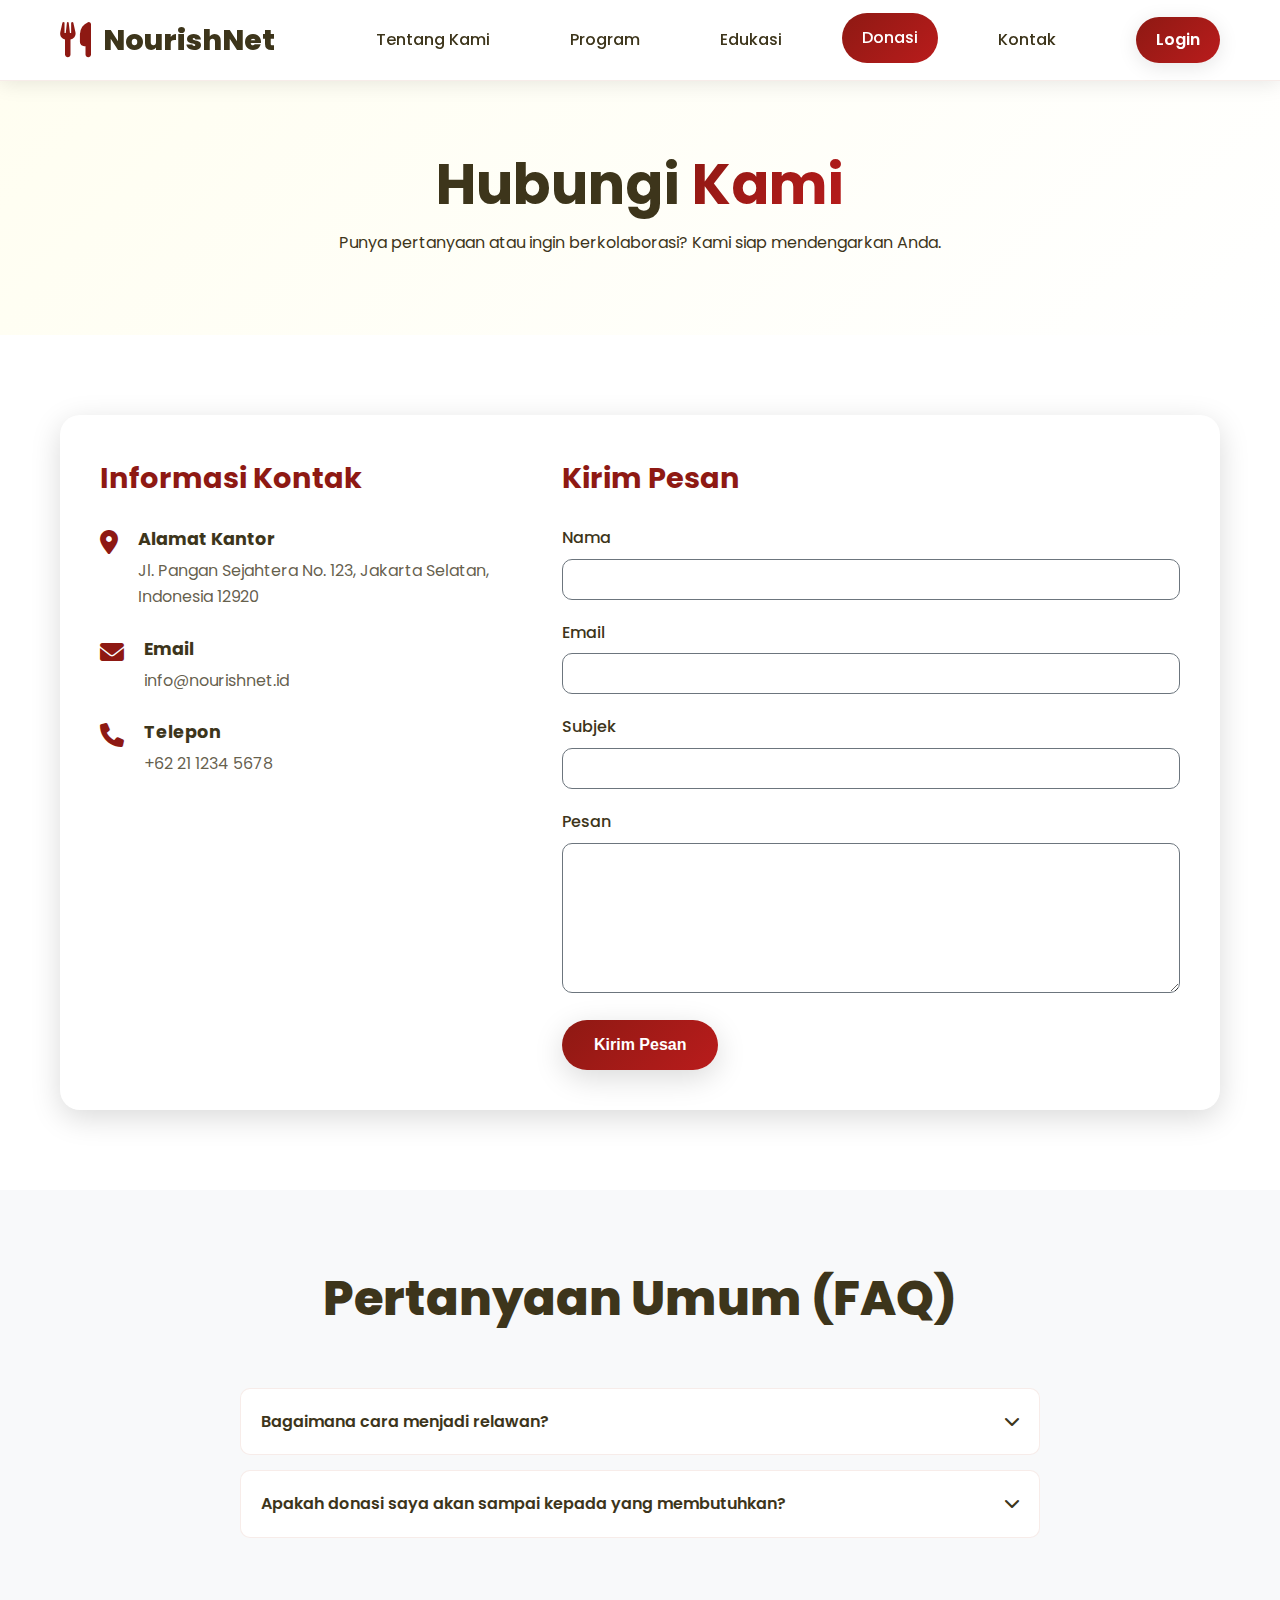
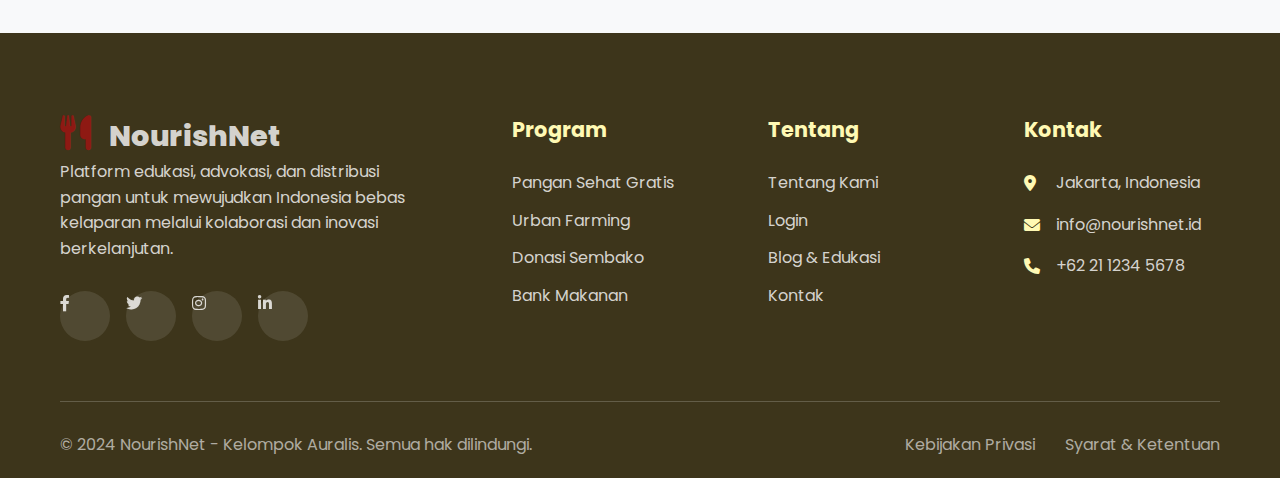
<file: contact.html>
<!DOCTYPE html>
<html lang="id">
<head>
    <meta charset="UTF-8">
    <meta name="viewport" content="width=device-width, initial-scale=1.0">
    <title>Kontak - NourishNet</title>
    <link rel="stylesheet" href="style.css">
    <link href="https://cdnjs.cloudflare.com/ajax/libs/font-awesome/6.0.0/css/all.min.css" rel="stylesheet">
    <link href="https://fonts.googleapis.com/css2?family=Poppins:wght@300;400;500;600;700;800&display=swap" rel="stylesheet">
    <style>
        /* Contact Page Specific Styles */
        .contact-hero {
            padding: 140px 0 80px;
            text-align: center;
            background: linear-gradient(135deg, rgba(255, 249, 180, 0.2) 0%, var(--white) 100%);
        }
        .contact-hero h1 {
            font-size: 3.5rem; color: var(--olive);
        }
        .contact-hero .highlight {
            background: var(--gradient-primary);
            -webkit-background-clip: text;
            -webkit-text-fill-color: transparent;
            background-clip: text;
        }

        .contact-section {
            padding: 80px 0;
        }

        .contact-wrapper {
            display: grid;
            grid-template-columns: 1fr 1.5fr;
            gap: 50px;
            background: var(--white);
            padding: 40px;
            border-radius: 20px;
            box-shadow: var(--shadow-medium);
        }

        .contact-info h3 {
            font-size: 1.8rem;
            color: var(--burgundy);
            margin-bottom: 24px;
        }
        
        .info-item {
            display: flex;
            align-items: flex-start;
            gap: 20px;
            margin-bottom: 25px;
        }

        .info-icon {
            font-size: 1.5rem;
            color: var(--burgundy);
            margin-top: 5px;
        }
        
        .info-text h4 {
            font-size: 1.1rem;
            color: var(--olive);
            margin-bottom: 5px;
        }

        .info-text p, .info-text a {
            font-size: 1rem;
            color: rgba(61, 53, 27, 0.8);
            text-decoration: none;
        }
        .info-text a:hover { text-decoration: underline; }

        .contact-form h3 {
            font-size: 1.8rem;
            color: var(--burgundy);
            margin-bottom: 24px;
        }

        .form-group { margin-bottom: 20px; }
        .form-group label { display: block; margin-bottom: 8px; font-weight: 500;}
        .form-group input, .form-group textarea {
            width: 100%;
            padding: 12px 15px;
            border: 1px solid var(--dark-gray);
            border-radius: 10px;
        }
        .form-group textarea {
            height: 150px;
            resize: vertical;
        }

        .faq-section { padding: 80px 0; background: var(--light-gray); }
        .faq-section .section-header { text-align: center; margin-bottom: 60px; }
        .faq-container { max-width: 800px; margin: 0 auto;}
        .faq-item {
            background: var(--white);
            border-radius: 10px;
            margin-bottom: 15px;
            border: 1px solid rgba(215, 159, 144, 0.2);
        }
        .faq-question {
            padding: 20px;
            font-weight: 600;
            cursor: pointer;
            display: flex;
            justify-content: space-between;
            align-items: center;
        }
        .faq-question::after { content: '\f078'; font-family: 'Font Awesome 5 Free'; font-weight: 900; transition: transform 0.3s; }
        .faq-item[open] .faq-question::after { transform: rotate(180deg); }
        .faq-answer { padding: 0 20px 20px; color: rgba(61, 53, 27, 0.8); line-height: 1.7; }
        
        @media (max-width: 992px) {
            .contact-wrapper { grid-template-columns: 1fr; }
        }
        @media (max-width: 768px) {
            .contact-hero h1 { font-size: 2.5rem; }
        }
    </style>
</head>
<body>
<nav class="navbar" id="navbar">
    <div class="nav-container">
        <a href="index.html" class="logo-container">
            <i class="fas fa-utensils"></i>
            <span>NourishNet</span>
        </a>
        <div class="nav-menu" id="nav-menu">
            <a href="about.html" class="nav-link">Tentang Kami</a>
            <a href="program.html" class="nav-link">Program</a>
            <a href="blog.html" class="nav-link">Edukasi</a>
            <a href="donasi.html" class="nav-link active">Donasi</a>
            <a href="contact.html" class="nav-link">Kontak</a>
            
            <a href="login.html" class="nav-link btn-login" id="loginBtn">Login</a>
                
                <!-- Profile Menu (shown when logged in) -->
                <div class="profile-menu" id="profileMenu" style="display: none;">
                    <div class="profile-trigger" id="profileTrigger">
                        <div class="profile-avatar" id="profileAvatar">
                            <span id="profileInitials">U</span>
                        </div>
                        <span id="profileUsername">User</span>
                        <i class="fas fa-chevron-down"></i>
                    </div>
                    <div class="profile-dropdown" id="profileDropdown">
                        <a href="relawan.html" class="dropdown-item">
                            <i class="fas fa-users"></i>
                            <span>Kelola Relawan</span>
                        </a>
                        <a href="#" class="dropdown-item">
                            <i class="fas fa-user"></i>
                            <span>Profil Saya</span>
                        </a>
                        <a href="#" class="dropdown-item">
                            <i class="fas fa-cog"></i>
                            <span>Pengaturan</span>
                        </a>
                        <div class="dropdown-divider"></div>
                        <a href="#" class="dropdown-item logout-btn" id="logoutBtn">
                            <i class="fas fa-sign-out-alt"></i>
                            <span>Keluar</span>
                        </a>
                    </div>
                </div>
            </div>
            <div class="nav-toggle" id="nav-toggle">
                <span class="bar"></span>
                <span class="bar"></span>
                <span class="bar"></span>
            </div>
        </div>
    </div>
    </nav>

    <main>
        <section class="contact-hero">
            <div class="container">
                <h1>Hubungi <span class="highlight">Kami</span></h1>
                <p>Punya pertanyaan atau ingin berkolaborasi? Kami siap mendengarkan Anda.</p>
            </div>
        </section>

        <section class="contact-section">
            <div class="container">
                <div class="contact-wrapper">
                    <div class="contact-info">
                        <h3>Informasi Kontak</h3>
                        <div class="info-item">
                            <i class="fas fa-map-marker-alt info-icon"></i>
                            <div class="info-text">
                                <h4>Alamat Kantor</h4>
                                <p>Jl. Pangan Sejahtera No. 123, Jakarta Selatan, Indonesia 12920</p>
                            </div>
                        </div>
                        <div class="info-item">
                            <i class="fas fa-envelope info-icon"></i>
                            <div class="info-text">
                                <h4>Email</h4>
                                <p><a href="mailto:info@nourishnet.id">info@nourishnet.id</a></p>
                            </div>
                        </div>
                        <div class="info-item">
                            <i class="fas fa-phone info-icon"></i>
                            <div class="info-text">
                                <h4>Telepon</h4>
                                <p><a href="tel:+622112345678">+62 21 1234 5678</a></p>
                            </div>
                        </div>
                    </div>
                    <div class="contact-form">
                        <h3>Kirim Pesan</h3>
                        <form id="contactForm">
                            <div class="form-group">
                                <label for="contact-name">Nama</label>
                                <input type="text" id="contact-name" required>
                            </div>
                            <div class="form-group">
                                <label for="contact-email">Email</label>
                                <input type="email" id="contact-email" required>
                            </div>
                            <div class="form-group">
                                <label for="contact-subject">Subjek</label>
                                <input type="text" id="contact-subject" required>
                            </div>
                            <div class="form-group">
                                <label for="contact-message">Pesan</label>
                                <textarea id="contact-message" required></textarea>
                            </div>
                            <button type="submit" class="btn btn-primary">Kirim Pesan</button>
                        </form>
                    </div>
                </div>
            </div>
        </section>

        <section class="faq-section">
            <div class="container">
                <div class="section-header">
                    <h2>Pertanyaan Umum (FAQ)</h2>
                </div>
                <div class="faq-container">
                    <details class="faq-item">
                        <summary class="faq-question">Bagaimana cara menjadi relawan?</summary>
                        <div class="faq-answer">Anda dapat mendaftar sebagai relawan dengan mengisi formulir pada halaman "Ikut Relawan" atau menghubungi kami langsung melalui email. Kami akan memberikan informasi mengenai program yang sedang membutuhkan bantuan.</div>
                    </details>
                    <details class="faq-item">
                        <summary class="faq-question">Apakah donasi saya akan sampai kepada yang membutuhkan?</summary>
                        <div class="faq-answer">Kami menjunjung tinggi transparansi. Setiap donasi yang masuk akan kami laporkan secara berkala melalui laporan dampak di website dan email. Anda dapat melacak alokasi dana Anda.</div>
                    </details>
                </div>
            </div>
        </section>
    </main>
    
    <footer class="footer">
        <div class="footer-bg">
            <div class="footer-pattern"></div>
        </div>
        <div class="container">
            <div class="footer-content">
                <div class="footer-section brand-section">
                    <a href="index.html" class="footer-brand logo-container">
                        <i class="fas fa-utensils"></i>
                        <span>NourishNet</span>
                    </a>
                    <p>Platform edukasi, advokasi, dan distribusi pangan untuk mewujudkan Indonesia bebas kelaparan melalui kolaborasi dan inovasi berkelanjutan.</p>
                    <div class="social-links">
                        <a href="#" class="social-link" aria-label="Facebook"><i class="fab fa-facebook-f"></i></a>
                        <a href="#" class="social-link" aria-label="Twitter"><i class="fab fa-twitter"></i></a>
                        <a href="#" class="social-link" aria-label="Instagram"><i class="fab fa-instagram"></i></a>
                        <a href="#" class="social-link" aria-label="LinkedIn"><i class="fab fa-linkedin-in"></i></a>
                    </div>
                </div>
                <div class="footer-section">
                    <h3>Program</h3>
                    <ul>
                        <li><a href="program.html">Pangan Sehat Gratis</a></li>
                        <li><a href="program.html">Urban Farming</a></li>
                        <li><a href="program.html">Donasi Sembako</a></li>
                        <li><a href="program.html">Bank Makanan</a></li>
                    </ul>
                </div>
                <div class="footer-section">
                    <h3>Tentang</h3>
                    <ul>
                        <li><a href="about.html">Tentang Kami</a></li>
                        <li><a href="login.html">Login</a></li>
                        <li><a href="blog.html">Blog & Edukasi</a></li>
                        <li><a href="contact.html">Kontak</a></li>
                    </ul>
                </div>
                <div class="footer-section">
                    <h3>Kontak</h3>
                    <div class="contact-info">
                        <div class="contact-item">
                            <i class="fas fa-map-marker-alt"></i>
                            <span>Jakarta, Indonesia</span>
                        </div>
                        <div class="contact-item">
                            <i class="fas fa-envelope"></i>
                            <span>info@nourishnet.id</span>
                        </div>
                        <div class="contact-item">
                            <i class="fas fa-phone"></i>
                            <span>+62 21 1234 5678</span>
                        </div>
                    </div>
                </div>
            </div>
            <div class="footer-bottom">
                <div class="footer-bottom-content">
                    <p>© 2024 NourishNet - Kelompok Auralis. Semua hak dilindungi.</p>
                    <div class="footer-links">
                        <a href="#">Kebijakan Privasi</a>
                        <a href="#">Syarat & Ketentuan</a>
                    </div>
                </div>
            </div>
        </div>
    </footer>

    <script src="main-script.js">
        document.addEventListener('DOMContentLoaded', () => {
            const navbar = document.getElementById('navbar');
            const navToggle = document.getElementById('nav-toggle');
            const navMenu = document.getElementById('nav-menu');
            const navLinks = document.querySelectorAll('.nav-link');
            const contactForm = document.getElementById('contactForm');
            
            // Profile menu elements
            const loginBtn = document.getElementById('loginBtn');
            const profileMenu = document.getElementById('profileMenu');
            const profileTrigger = document.getElementById('profileTrigger');
            const profileDropdown = document.getElementById('profileDropdown');
            const profileAvatar = document.getElementById('profileAvatar');
            const profileInitials = document.getElementById('profileInitials');
            const profileUsername = document.getElementById('profileUsername');
            const logoutBtn = document.getElementById('logoutBtn');

            // Check login status on page load
            checkLoginStatus();

            function checkLoginStatus() {
                const currentUser = localStorage.getItem('currentUser');
                if (currentUser) {
                    const userData = JSON.parse(currentUser);
                    showProfileMenu(userData);
                } else {
                    showLoginButton();
                }
            }

            function showProfileMenu(userData) {
                loginBtn.style.display = 'none';
                profileMenu.style.display = 'block';
                
                // Set user initials and username
                profileInitials.textContent = getUserInitials(userData.username);
                profileUsername.textContent = userData.username;
                
                // Set avatar background color based on username
                const colors = ['#059669', '#3B82F6', '#8B5CF6', '#EF4444', '#F59E0B', '#10B981'];
                const colorIndex = userData.username.length % colors.length;
                profileAvatar.style.backgroundColor = colors[colorIndex];
            }

            function showLoginButton() {
                loginBtn.style.display = 'block';
                profileMenu.style.display = 'none';
            }

            function getUserInitials(username) {
                return username.substring(0, 2).toUpperCase();
            }

            // Profile dropdown toggle
            if (profileTrigger) {
                profileTrigger.addEventListener('click', (e) => {
                    e.stopPropagation();
                    profileDropdown.classList.toggle('show');
                });
            }

            // Close dropdown when clicking outside
            document.addEventListener('click', (e) => {
                if (profileDropdown && !profileMenu.contains(e.target)) {
                    profileDropdown.classList.remove('show');
                }
            });

            // Logout functionality
            if (logoutBtn) {
                logoutBtn.addEventListener('click', (e) => {
                    e.preventDefault();
                    localStorage.removeItem('currentUser');
                    showLoginButton();
                    profileDropdown.classList.remove('show');
                    alert('Anda telah berhasil logout.');
                });
            }

            // --- Navbar Scroll Effect ---
            window.addEventListener('scroll', () => {
                if (window.scrollY > 50) {
                    navbar.classList.add('scrolled');
                } else {
                    navbar.classList.remove('scrolled');
                }
            });

            // --- Navbar Toggle for Responsive Menu ---
            if (navToggle && navMenu) {
                navToggle.addEventListener('click', () => {
                    navMenu.classList.toggle('active');
                    navToggle.classList.toggle('active');
                    document.body.classList.toggle('no-scroll');
                });

                navLinks.forEach(link => {
                    link.addEventListener('click', () => {
                        if (navMenu.classList.contains('active')) {
                            navMenu.classList.remove('active');
                            navToggle.classList.remove('active');
                            document.body.classList.remove('no-scroll');
                        }
                    });
                });
            }

            // Contact form submission
            if (contactForm) {
                contactForm.addEventListener('submit', (e) => {
                    e.preventDefault();
                    
                    const name = document.getElementById('contact-name').value;
                    const email = document.getElementById('contact-email').value;
                    const subject = document.getElementById('contact-subject').value;
                    const message = document.getElementById('contact-message').value;
                    
                    // Simulate form submission
                    alert(`Terima kasih ${name}! Pesan Anda telah terkirim. Kami akan segera menghubungi Anda.`);
                    contactForm.reset();
                });
            }
        });
    </script>
    <script src="main-script.js"></script>

</body>
</html>
</file>
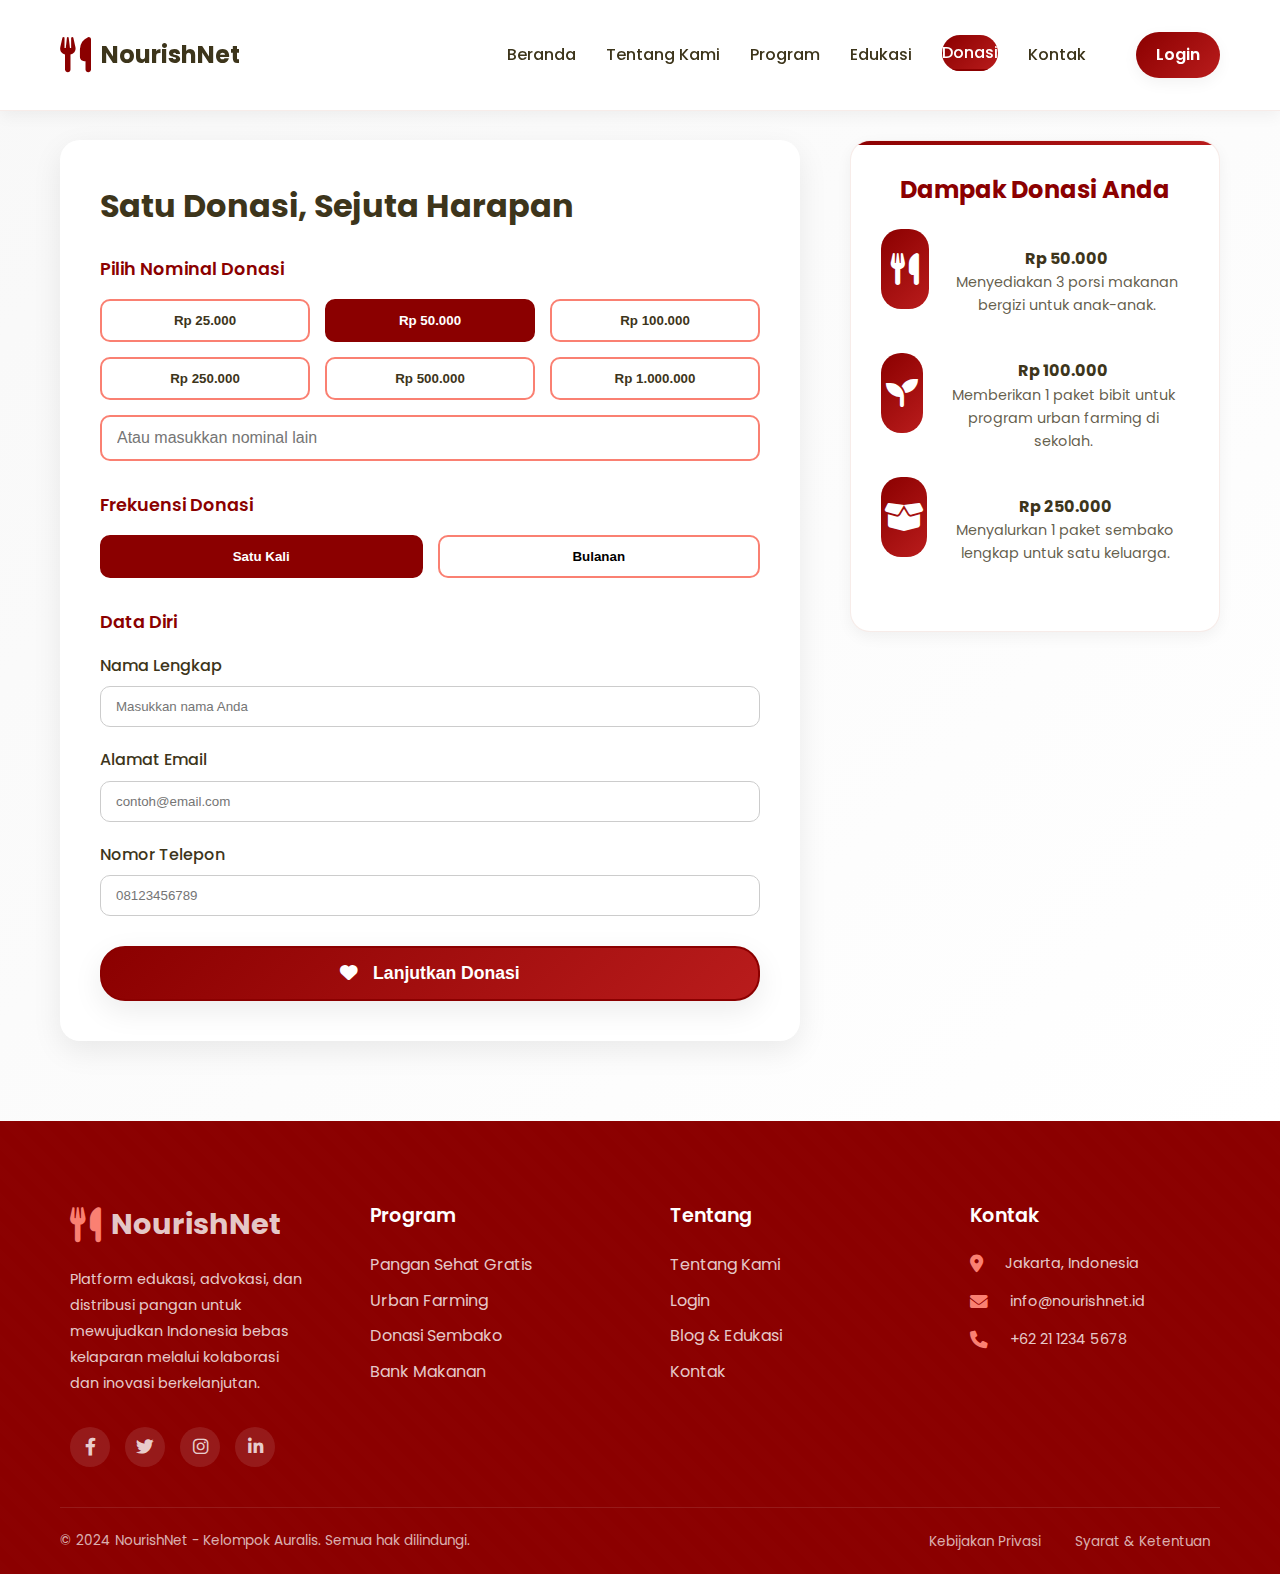
<file: donasi.html>
<!DOCTYPE html>
<html lang="id">
<head>
    <meta charset="UTF-8">
    <meta name="viewport" content="width=device-width, initial-scale=1.0">
    <title>Donasi - NourishNet</title>
    <link rel="stylesheet" href="donasi.css">
    <link href="https://cdnjs.cloudflare.com/ajax/libs/font-awesome/6.0.0/css/all.min.css" rel="stylesheet">
    <link href="https://fonts.googleapis.com/css2?family=Poppins:wght@300;400;500;600;700;800&display=swap" rel="stylesheet">
    <style>
        /* Definisi variabel warna (sesuaikan jika Anda memiliki file style.css terpisah) */
        :root {
            --light-gray: #f8f8f8;
            --white: #ffffff;
            --olive: #3d351b; /* Warna teks utama */
            --burgundy: #8B0000; /* Warna merah untuk aktif/hover */
            --salmon: #FA8072; /* Warna border default */
            --dark-gray: #ccc; /* Warna border input */
            --shadow-medium: 0 10px 30px rgba(0, 0, 0, 0.08);
            --shadow-light: 0 5px 15px rgba(0, 0, 0, 0.05);
        }

        /* General Body & Container Styles (if not in style.css) */
        body {
            font-family: 'Poppins', sans-serif;
            margin: 0;
            padding: 0;
            box-sizing: border-box;
            line-height: 1.6;
            color: var(--olive);
            background-color: var(--light-gray);
        }

        .container {
            max-width: 1200px;
            margin: 0 auto;
            padding: 0 20px;
        }

        /* Navbar Styles (copy from your style.css if it exists, or define here) */
        .navbar {
            background-color: var(--white);
            padding: 15px 0;
            box-shadow: var(--shadow-light);
            position: fixed;
            width: 100%;
            top: 0;
            left: 0;
            z-index: 1000;
        }

        .nav-container {
            display: flex;
            justify-content: space-between;
            align-items: center;
            max-width: 1200px;
            margin: 0 auto;
            padding: 0 20px;
        }

        .logo-container {
            display: flex;
            align-items: center;
            text-decoration: none;
            color: var(--olive);
            font-size: 1.5rem;
            font-weight: 700;
        }

        .logo-container i {
            margin-right: 10px;
            color: var(--burgundy);
        }

        .nav-menu {
            display: flex;
            gap: 30px;
        }

        .nav-link {
            text-decoration: none;
            color: var(--olive);
            font-weight: 500;
            padding: 5px 0;
            position: relative;
        }

        .nav-link::after {
            content: '';
            position: absolute;
            left: 0;
            bottom: 0;
            width: 0;
            height: 2px;
            background-color: var(--burgundy);
            transition: width 0.3s ease;
        }

        .nav-link:hover::after,
        .nav-link.active::after {
            width: 100%;
        }

        .btn-login {
            background-color: var(--burgundy);
            color: var(--white);
            padding: 10px 20px;
            border-radius: 25px;
            transition: background-color 0.3s ease;
        }

        .btn-login:hover {
            background-color: #a00000; /* Darker burgundy on hover */
        }

        .nav-toggle {
            display: none;
            flex-direction: column;
            cursor: pointer;
        }

        .nav-toggle .bar {
            width: 25px;
            height: 3px;
            background-color: var(--olive);
            margin: 4px 0;
            transition: all 0.3s ease;
        }
        
        /* Donation Page Specific Styles */
        .donate-section {
            padding: 140px 0 80px;
            background: linear-gradient(135deg, var(--light-gray) 0%, var(--white) 100%);
        }

        .donate-container {
            display: grid;
            grid-template-columns: 2fr 1fr;
            gap: 50px;
        }

        .donation-form {
            background: var(--white);
            padding: 40px;
            border-radius: 20px;
            box-shadow: var(--shadow-medium);
        }

        .form-header h2 {
            font-size: 2rem;
            font-weight: 700;
            color: var(--olive);
            margin-bottom: 24px;
        }

        .form-section {
            margin-bottom: 30px;
        }

        .form-section-title {
            font-weight: 600;
            color: var(--burgundy);
            margin-bottom: 16px;
            font-size: 1.1rem;
        }

        .amount-options {
            display: grid;
            grid-template-columns: repeat(3, 1fr);
            gap: 15px;
            margin-bottom: 15px;
        }

        .amount-btn {
            padding: 12px;
            border: 2px solid var(--salmon);
            background: transparent;
            color: var(--olive);
            border-radius: 10px;
            cursor: pointer;
            font-weight: 600;
            transition: all 0.3s ease;
        }

        .amount-btn:hover,
        .amount-btn.active {
            background-color: var(--burgundy);
            color: var(--white);
            border-color: var(--burgundy);
        }

        .custom-amount input {
            width: 100%;
            padding: 12px 15px;
            border: 2px solid var(--salmon);
            border-radius: 10px;
            font-size: 1rem;
        }

        .frequency-options {
            display: flex;
            gap: 15px;
        }

        .freq-btn {
            flex: 1;
            padding: 12px;
            border: 2px solid var(--salmon);
            border-radius: 10px;
            background: transparent;
            cursor: pointer;
            font-weight: 600;
            transition: all 0.3s ease;
        }

        .freq-btn:hover, .freq-btn.active {
            background-color: var(--burgundy);
            color: var(--white);
            border-color: var(--burgundy);
        }

        .form-group {
            margin-bottom: 20px;
        }
        
        .form-group label {
            display: block;
            margin-bottom: 8px;
            font-weight: 500;
            color: var(--olive);
        }

        .form-group input {
            width: 100%;
            padding: 12px 15px;
            border: 1px solid var(--dark-gray);
            border-radius: 10px;
            box-sizing: border-box; /* Ensures padding doesn't increase total width */
        }
        
        .btn {
            display: inline-block;
            padding: 12px 25px;
            border-radius: 25px;
            text-decoration: none;
            font-weight: 600;
            transition: all 0.3s ease;
            cursor: pointer;
            text-align: center;
        }

        .btn-primary {
            background-color: var(--burgundy);
            color: var(--white);
            border: 2px solid var(--burgundy);
        }

        .btn-primary:hover {
            background-color: #a00000; /* Darker burgundy */
            border-color: #a00000;
        }

        .btn-block {
            width: 100%;
            display: block;
            margin-top: 20px;
            padding: 15px 0;
            font-size: 1.1rem;
        }

        .btn-block i {
            margin-right: 10px;
        }

        /* Sidebar Styles */
        .donation-sidebar .impact-card {
            background: var(--white);
            padding: 30px;
            border-radius: 20px;
            box-shadow: var(--shadow-light);
            border: 1px solid rgba(215, 159, 144, 0.2);
        }

        .impact-card h3 {
            font-size: 1.5rem;
            color: var(--burgundy);
            margin-bottom: 20px;
            text-align: center;
        }

        .impact-item {
            display: flex;
            align-items: center;
            gap: 15px;
            margin-bottom: 20px;
        }

        .impact-icon {
            font-size: 1.5rem;
            color: var(--burgundy);
            min-width: 40px;
            text-align: center;
        }

        .impact-text span {
            font-weight: 700;
            color: var(--olive);
        }

        .impact-text p {
            font-size: 0.9rem;
            color: rgba(61, 53, 27, 0.8);
        }
        
        /* Footer Styles (copy from your style.css if it exists, or define here) */
        .footer {
            position: relative;
            background-color: var(--burgundy);
            color: var(--white);
            padding-top: 80px;
            padding-bottom: 20px;
            overflow: hidden;
            z-index: 1;
        }

        .footer-bg {
            position: absolute;
            top: 0;
            left: 0;
            width: 100%;
            height: 100%;
            background-image: url('https://via.placeholder.com/1500x400/8B0000/FFFFFF?text=Footer+Background'); /* Ganti dengan gambar footer Anda jika ada */
            background-size: cover;
            background-position: center;
            opacity: 0.1; /* Sesuaikan opacity */
            z-index: -1;
        }

        .footer-pattern {
            position: absolute;
            top: 0;
            left: 0;
            width: 100%;
            height: 100%;
            background: repeating-linear-gradient(
                45deg,
                rgba(255,255,255,0.05),
                rgba(255,255,255,0.05) 10px,
                transparent 10px,
                transparent 20px
            );
            z-index: -1;
        }

        .footer-content {
            display: grid;
            grid-template-columns: repeat(4, 1fr);
            gap: 40px;
            margin-bottom: 40px;
            position: relative;
            z-index: 1;
        }

        .footer-section {
            padding: 0 10px;
        }

        .footer-brand {
            font-size: 1.8rem;
            font-weight: 700;
            margin-bottom: 20px;
            color: var(--white);
        }

        .footer-brand i {
            color: var(--salmon);
        }

        .footer-section p {
            font-size: 0.9rem;
            line-height: 1.8;
            color: rgba(255, 255, 255, 0.8);
        }

        .footer-section h3 {
            font-size: 1.2rem;
            margin-bottom: 20px;
            color: var(--white);
            font-weight: 600;
        }

        .footer-section ul {
            list-style: none;
            padding: 0;
            margin: 0;
        }

        .footer-section ul li {
            margin-bottom: 10px;
        }

        .footer-section ul li a {
            color: rgba(255, 255, 255, 0.8);
            text-decoration: none;
            transition: color 0.3s ease;
        }

        .footer-section ul li a:hover {
            color: var(--white);
        }

        .social-links {
            display: flex;
            gap: 15px;
            margin-top: 20px;
        }

        .social-link {
            display: flex;
            justify-content: center;
            align-items: center;
            width: 40px;
            height: 40px;
            border-radius: 50%;
            background-color: rgba(255, 255, 255, 0.1);
            color: var(--white);
            font-size: 1.1rem;
            transition: background-color 0.3s ease;
        }

        .social-link:hover {
            background-color: rgba(255, 255, 255, 0.3);
        }

        .contact-info .contact-item {
            display: flex;
            align-items: center;
            margin-bottom: 15px;
            color: rgba(255, 255, 255, 0.8);
            font-size: 0.9rem;
        }

        .contact-info .contact-item i {
            margin-right: 10px;
            color: var(--salmon);
            font-size: 1.1rem;
        }

        .footer-bottom {
            border-top: 1px solid rgba(255, 255, 255, 0.1);
            padding-top: 20px;
            text-align: center;
            position: relative;
            z-index: 1;
        }

        .footer-bottom-content {
            display: flex;
            justify-content: space-between;
            align-items: center;
            flex-wrap: wrap;
            gap: 10px;
        }

        .footer-bottom p {
            font-size: 0.85rem;
            color: rgba(255, 255, 255, 0.7);
            margin: 0;
        }

        .footer-links a {
            color: rgba(255, 255, 255, 0.7);
            text-decoration: none;
            font-size: 0.85rem;
            margin-left: 20px;
            transition: color 0.3s ease;
        }

        .footer-links a:hover {
            color: var(--white);
        }
        
        /* Responsive Adjustments */
        @media (max-width: 992px) {
            .donate-container {
                grid-template-columns: 1fr;
            }

            .footer-content {
                grid-template-columns: repeat(2, 1fr);
            }
        }
        
        @media (max-width: 768px) {
            .nav-menu {
                display: none;
                flex-direction: column;
                position: absolute;
                top: 70px; /* Adjust based on navbar height */
                left: 0;
                width: 100%;
                background-color: var(--white);
                box-shadow: var(--shadow-medium);
                padding: 20px 0;
                animation: slideDown 0.3s forwards;
            }

            .nav-menu.active {
                display: flex;
            }

            .nav-link {
                padding: 10px 20px;
                text-align: center;
            }

            .nav-toggle {
                display: flex;
            }

            @keyframes slideDown {
                from { transform: translateY(-100%); opacity: 0; }
                to { transform: translateY(0); opacity: 1; }
            }

            .footer-content {
                grid-template-columns: 1fr;
                text-align: center;
            }

            .footer-section.brand-section {
                order: -1; /* Pindahkan brand section ke atas */
            }

            .social-links {
                justify-content: center;
            }

            .footer-bottom-content {
                flex-direction: column;
            }

            .footer-links {
                margin-top: 10px;
            }
            .footer-links a {
                margin: 0 10px;
            }
        }
        
        @media (max-width: 480px) {
            .amount-options {
                grid-template-columns: 1fr 1fr;
            }
        }

    </style>
</head>
<body>
    <nav class="navbar" id="navbar">
        <div class="nav-container">
            <a href="index.html" class="logo-container">
                <i class="fas fa-utensils"></i>
                <span>NourishNet</span>
            </a>
            <div class="nav-menu" id="nav-menu">
                <a href="index.html" class="nav-link">Beranda</a>
                <a href="about.html" class="nav-link">Tentang Kami</a>
                <a href="program.html" class="nav-link">Program</a>
                <a href="blog.html" class="nav-link">Edukasi</a>
                <a href="donasi.html" class="nav-link active">Donasi</a>
                <a href="contact.html" class="nav-link">Kontak</a>
                <a href="login.html" class="nav-link btn-login">Login</a>
            </div>
            <div class="nav-toggle" id="nav-toggle">
                <span class="bar"></span>
                <span class="bar"></span>
                <span class="bar"></span>
            </div>
        </div>
    </nav>

    <main>
        <section class="donate-section">
            <div class="container">
                <div class="donate-container">
                    <div class="donation-form">
                        <div class="form-header">
                            <h2>Satu Donasi, Sejuta Harapan</h2>
                        </div>
                        <form>
                            <div class="form-section">
                                <h3 class="form-section-title">Pilih Nominal Donasi</h3>
                                <div class="amount-options">
                                    <button type="button" class="amount-btn">Rp 25.000</button>
                                    <button type="button" class="amount-btn active">Rp 50.000</button>
                                    <button type="button" class="amount-btn">Rp 100.000</button>
                                    <button type="button" class="amount-btn">Rp 250.000</button>
                                    <button type="button" class="amount-btn">Rp 500.000</button>
                                    <button type="button" class="amount-btn">Rp 1.000.000</button>
                                </div>
                                <div class="custom-amount">
                                    <input type="number" placeholder="Atau masukkan nominal lain">
                                </div>
                            </div>

                            <div class="form-section">
                                <h3 class="form-section-title">Frekuensi Donasi</h3>
                                <div class="frequency-options">
                                    <button type="button" class="freq-btn active">Satu Kali</button>
                                    <button type="button" class="freq-btn">Bulanan</button>
                                </div>
                            </div>

                            <div class="form-section">
                                <h3 class="form-section-title">Data Diri</h3>
                                <div class="form-group">
                                    <label for="name">Nama Lengkap</label>
                                    <input type="text" id="name" placeholder="Masukkan nama Anda" required>
                                </div>
                                <div class="form-group">
                                    <label for="email">Alamat Email</label>
                                    <input type="email" id="email" placeholder="contoh@email.com" required>
                                </div>
                                <div class="form-group">
                                    <label for="phone">Nomor Telepon</label>
                                    <input type="tel" id="phone" placeholder="08123456789">
                                </div>
                            </div>
                            
                            <button type="submit" class="btn btn-primary btn-block">
                                <i class="fas fa-heart"></i>
                                Lanjutkan Donasi
                            </button>
                        </form>
                    </div>
                    <div class="donation-sidebar">
                        <div class="impact-card">
                            <h3>Dampak Donasi Anda</h3>
                            <div class="impact-item">
                                <div class="impact-icon"><i class="fas fa-utensils"></i></div>
                                <div class="impact-text">
                                    <span>Rp 50.000</span>
                                    <p>Menyediakan 3 porsi makanan bergizi untuk anak-anak.</p>
                                </div>
                            </div>
                            <div class="impact-item">
                                <div class="impact-icon"><i class="fas fa-seedling"></i></div>
                                <div class="impact-text">
                                    <span>Rp 100.000</span>
                                    <p>Memberikan 1 paket bibit untuk program urban farming di sekolah.</p>
                                </div>
                            </div>
                            <div class="impact-item">
                                <div class="impact-icon"><i class="fas fa-box-open"></i></div>
                                <div class="impact-text">
                                    <span>Rp 250.000</span>
                                    <p>Menyalurkan 1 paket sembako lengkap untuk satu keluarga.</p>
                                </div>
                            </div>
                        </div>
                    </div>
                </div>
            </div>
        </section>
    </main>
    
    <footer class="footer">
        <div class="footer-bg">
            <div class="footer-pattern"></div>
        </div>
        <div class="container">
            <div class="footer-content">
                <div class="footer-section brand-section">
                    <a href="index.html" class="footer-brand logo-container">
                        <i class="fas fa-utensils"></i>
                        <span>NourishNet</span>
                    </a>
                    <p>Platform edukasi, advokasi, dan distribusi pangan untuk mewujudkan Indonesia bebas kelaparan melalui kolaborasi dan inovasi berkelanjutan.</p>
                    <div class="social-links">
                        <a href="#" class="social-link" aria-label="Facebook"><i class="fab fa-facebook-f"></i></a>
                        <a href="#" class="social-link" aria-label="Twitter"><i class="fab fa-twitter"></i></a>
                        <a href="#" class="social-link" aria-label="Instagram"><i class="fab fa-instagram"></i></a>
                        <a href="#" class="social-link" aria-label="LinkedIn"><i class="fab fa-linkedin-in"></i></a>
                    </div>
                </div>
                <div class="footer-section">
                    <h3>Program</h3>
                    <ul>
                        <li><a href="program.html">Pangan Sehat Gratis</a></li>
                        <li><a href="program.html">Urban Farming</a></li>
                        <li><a href="program.html">Donasi Sembako</a></li>
                        <li><a href="program.html">Bank Makanan</a></li>
                    </ul>
                </div>
                <div class="footer-section">
                    <h3>Tentang</h3>
                    <ul>
                        <li><a href="about.html">Tentang Kami</a></li>
                        <li><a href="login.html">Login</a></li>
                        <li><a href="blog.html">Blog & Edukasi</a></li>
                        <li><a href="contact.html">Kontak</a></li>
                    </ul>
                </div>
                <div class="footer-section">
                    <h3>Kontak</h3>
                    <div class="contact-info">
                        <div class="contact-item">
                            <i class="fas fa-map-marker-alt"></i>
                            <span>Jakarta, Indonesia</span>
                        </div>
                        <div class="contact-item">
                            <i class="fas fa-envelope"></i>
                            <span>info@nourishnet.id</span>
                        </div>
                        <div class="contact-item">
                            <i class="fas fa-phone"></i>
                            <span>+62 21 1234 5678</span>
                        </div>
                    </div>
                </div>
            </div>
            <div class="footer-bottom">
                <div class="footer-bottom-content">
                    <p>© 2024 NourishNet - Kelompok Auralis. Semua hak dilindungi.</p>
                    <div class="footer-links">
                        <a href="#">Kebijakan Privasi</a>
                        <a href="#">Syarat & Ketentuan</a>
                    </div>
                </div>
            </div>
        </div>
    </footer>

    <script>
        document.addEventListener('DOMContentLoaded', function() {
            const navToggle = document.getElementById('nav-toggle');
            const navMenu = document.getElementById('nav-menu');

            if (navToggle && navMenu) {
                navToggle.addEventListener('click', function() {
                    navMenu.classList.toggle('active');
                    navToggle.classList.toggle('active'); // Optional: for animating the burger icon
                });
            }
        });
    </script>

    <script>
        document.addEventListener('DOMContentLoaded', function() {
            const amountButtons = document.querySelectorAll('.amount-btn');
            const frequencyButtons = document.querySelectorAll('.freq-btn');
            const customAmountInput = document.querySelector('.custom-amount input');

            // Function to handle amount button clicks
            amountButtons.forEach(button => {
                button.addEventListener('click', function() {
                    // Remove 'active' class from all amount buttons
                    amountButtons.forEach(btn => btn.classList.remove('active'));
                    // Add 'active' class to the clicked button
                    this.classList.add('active');
                    // Clear custom amount input if a preset is selected
                    customAmountInput.value = '';
                });
            });

            // Function to handle custom amount input
            customAmountInput.addEventListener('input', function() {
                // Remove 'active' class from all amount buttons when custom input is used
                amountButtons.forEach(btn => btn.classList.remove('active'));
            });

            // Function to handle frequency button clicks
            frequencyButtons.forEach(button => {
                button.addEventListener('click', function() {
                    // Remove 'active' class from all frequency buttons
                    frequencyButtons.forEach(btn => btn.classList.remove('active'));
                    // Add 'active' class to the clicked button
                    this.classList.add('active');
                });
            });

            // Set default active buttons on page load if not already set (optional)
            // Ensure at least one amount button is active if none are initially
            const defaultActiveAmount = document.querySelector('.amount-btn.active');
            if (!defaultActiveAmount && amountButtons.length > 0) {
                amountButtons[0].classList.add('active'); // Make the first button active by default
            }

            // Ensure at least one frequency button is active if none are initially
            const defaultActiveFrequency = document.querySelector('.freq-btn.active');
            if (!defaultActiveFrequency && frequencyButtons.length > 0) {
                frequencyButtons[0].classList.add('active'); // Make the first frequency button active by default
            }
        });
    </script>
</body>
</html>
</file>
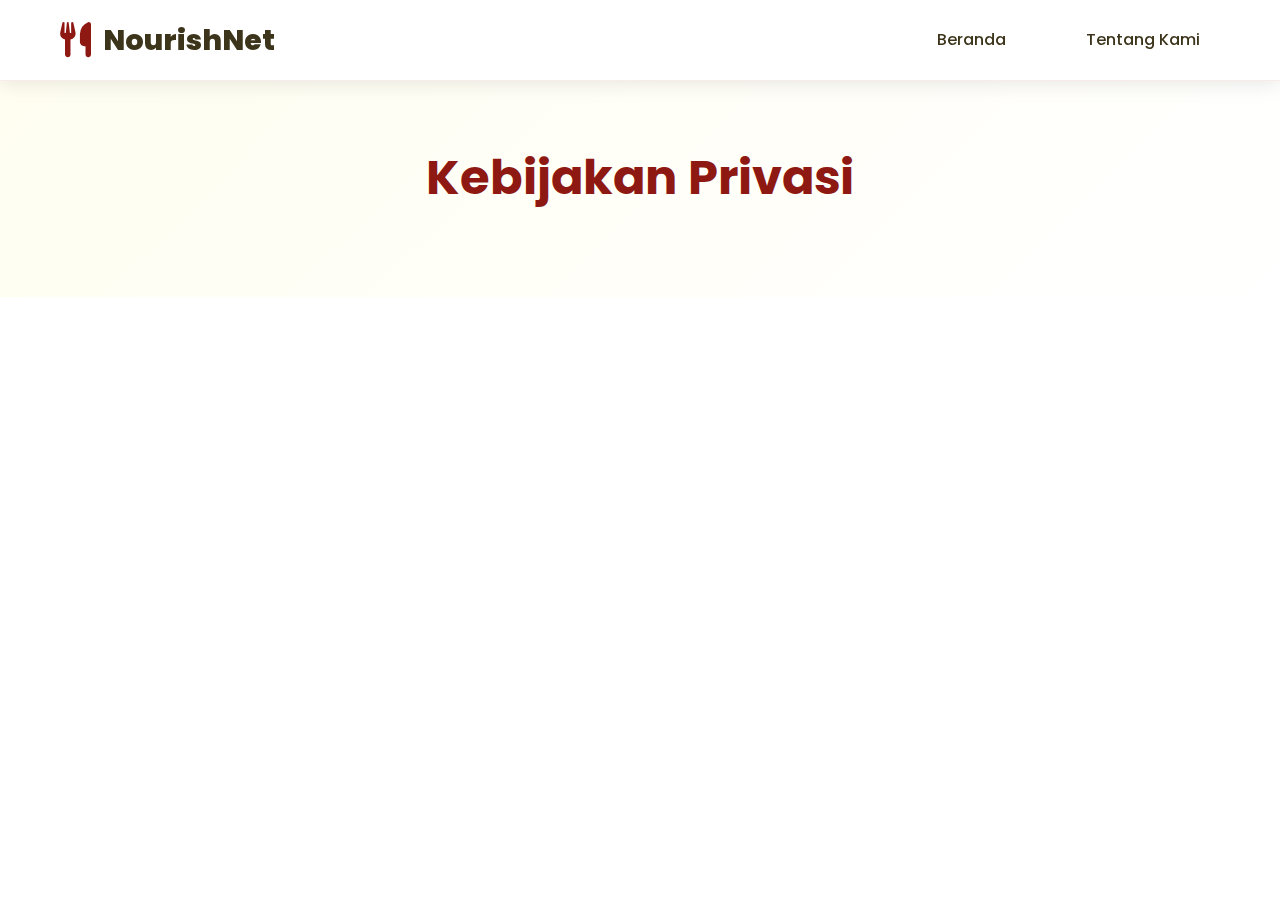
<file: kebijakan-privasi.html>
<!DOCTYPE html>
<html lang="id">
<head>
    <meta charset="UTF-8">
    <meta name="viewport" content="width=device-width, initial-scale=1.0">
    <title>Kebijakan Privasi - NourishNet</title>
    <link rel="stylesheet" href="style.css">
    <link href="https://cdnjs.cloudflare.com/ajax/libs/font-awesome/6.0.0/css/all.min.css" rel="stylesheet">
    <link href="https://fonts.googleapis.com/css2?family=Poppins:wght@300;400;500;600;700;800&display=swap" rel="stylesheet">
    <style>
        :root {
            --cream: #fff9b4; --salmon: #d79f90; --burgundy: #8e1913;
            --olive: #3d351b; --white: #ffffff; --light-gray: #f8f9fa;
            --dark-gray: #6c757d; --shadow-medium: 0 8px 30px rgba(0, 0, 0, 0.15);
        }
        body { font-family: 'Poppins', sans-serif; }
        .legal-hero {
            padding: 140px 0 80px; text-align: center;
            background: linear-gradient(135deg, rgba(255, 249, 180, 0.2) 0%, var(--white) 100%);
        }
        .legal-hero h1 { font-size: 3rem; color: var(--burgundy); animation: fadeInDown 1s ease-out; }
        .legal-section { padding: 60px 20px; }
        .legal-container {
            max-width: 800px; margin: 0 auto; background: var(--white);
            padding: 50px; border-radius: 20px; box-shadow: var(--shadow-medium);
            transform: translateY(20px); opacity: 0; animation: fadeInUp 1s ease-out forwards;
        }
        .legal-container h2 {
            font-size: 1.8rem; color: var(--olive); margin-top: 30px;
            margin-bottom: 20px; border-bottom: 3px solid var(--salmon); padding-bottom: 10px;
        }
        .legal-container p, .legal-container li { color: var(--dark-gray); line-height: 1.9; text-align: justify; }
        .legal-container ul { list-style-position: inside; padding-left: 10px; }
        .accordion-item { margin-bottom: 10px; border: 1px solid #eee; border-radius: 8px; overflow: hidden; }
        .accordion-header {
            background: #fcfcfc; padding: 15px 20px; cursor: pointer;
            display: flex; justify-content: space-between; align-items: center; font-weight: 600;
        }
        .accordion-header i { transition: transform 0.3s ease; }
        .accordion-content { padding: 0 20px; max-height: 0; overflow: hidden; transition: max-height 0.4s ease, padding 0.4s ease; }
        .accordion-item.active .accordion-header i { transform: rotate(180deg); }
        .accordion-item.active .accordion-content { max-height: 200px; padding: 15px 20px; }
        @keyframes fadeInDown { from { opacity: 0; transform: translateY(-20px); } to { opacity: 1; transform: translateY(0); } }
        @keyframes fadeInUp { from { opacity: 0; transform: translateY(20px); } to { opacity: 1; transform: translateY(0); } }
    </style>
</head>
<body>
    <nav class="navbar" id="navbar">
        <div class="nav-container">
            <a href="index.html" class="logo-container"><i class="fas fa-utensils"></i><span>NourishNet</span></a>
            <div class="nav-menu" id="nav-menu">
                <a href="index.html" class="nav-link">Beranda</a>
                <a href="about.html" class="nav-link">Tentang Kami</a>
            </div>
        </div>
    </nav>

    <header class="legal-hero">
        <h1>Kebijakan Privasi</h1>
    </header>

    <section class="legal-section">
        <div class="legal-container">
            <p><strong>Tanggal Efektif:</strong> 16 Juli 2025</p>
            <p>Kami di NourishNet menghargai privasi Anda. Kebijakan ini menjelaskan jenis informasi yang kami kumpulkan dan bagaimana kami menggunakannya.</p>

            <div class="accordion">
                <div class="accordion-item">
                    <div class="accordion-header">
                        <span>1. Informasi Apa yang Kami Kumpulkan?</span><i class="fas fa-chevron-down"></i>
                    </div>
                    <div class="accordion-content">
                        <p>Kami mengumpulkan informasi yang Anda berikan langsung, seperti nama, email, dan nomor telepon saat mendaftar atau berdonasi. Kami juga dapat mengumpulkan data teknis seperti alamat IP dan jenis browser secara otomatis.</p>
                    </div>
                </div>

                <div class="accordion-item">
                    <div class="accordion-header">
                        <span>2. Bagaimana Kami Menggunakan Informasi Anda?</span><i class="fas fa-chevron-down"></i>
                    </div>
                    <div class="accordion-content">
                        <p>Informasi Anda digunakan untuk memproses donasi, mengelola akun, mengirimkan pembaruan penting, dan meningkatkan layanan kami. Kami tidak akan pernah menjual informasi pribadi Anda kepada pihak ketiga.</p>
                    </div>
                </div>

                <div class="accordion-item">
                    <div class="accordion-header">
                        <span>3. Keamanan Data</span><i class="fas fa-chevron-down"></i>
                    </div>
                    <div class="accordion-content">
                        <p>Kami menerapkan langkah-langkah keamanan standar industri untuk melindungi data Anda. Namun, tidak ada metode transmisi data di internet yang 100% aman, sehingga kami tidak dapat menjamin keamanan mutlak.</p>
                    </div>
                </div>
            </div>
        </div>
    </section>

    <script>
        document.addEventListener('DOMContentLoaded', function() {
            const accordionItems = document.querySelectorAll('.accordion-item');
            accordionItems.forEach(item => {
                const header = item.querySelector('.accordion-header');
                header.addEventListener('click', () => {
                    const currentlyActive = document.querySelector('.accordion-item.active');
                    if (currentlyActive && currentlyActive !== item) {
                        currentlyActive.classList.remove('active');
                    }
                    item.classList.toggle('active');
                });
            });
        });
    </script>
</body>
</html>
</file>
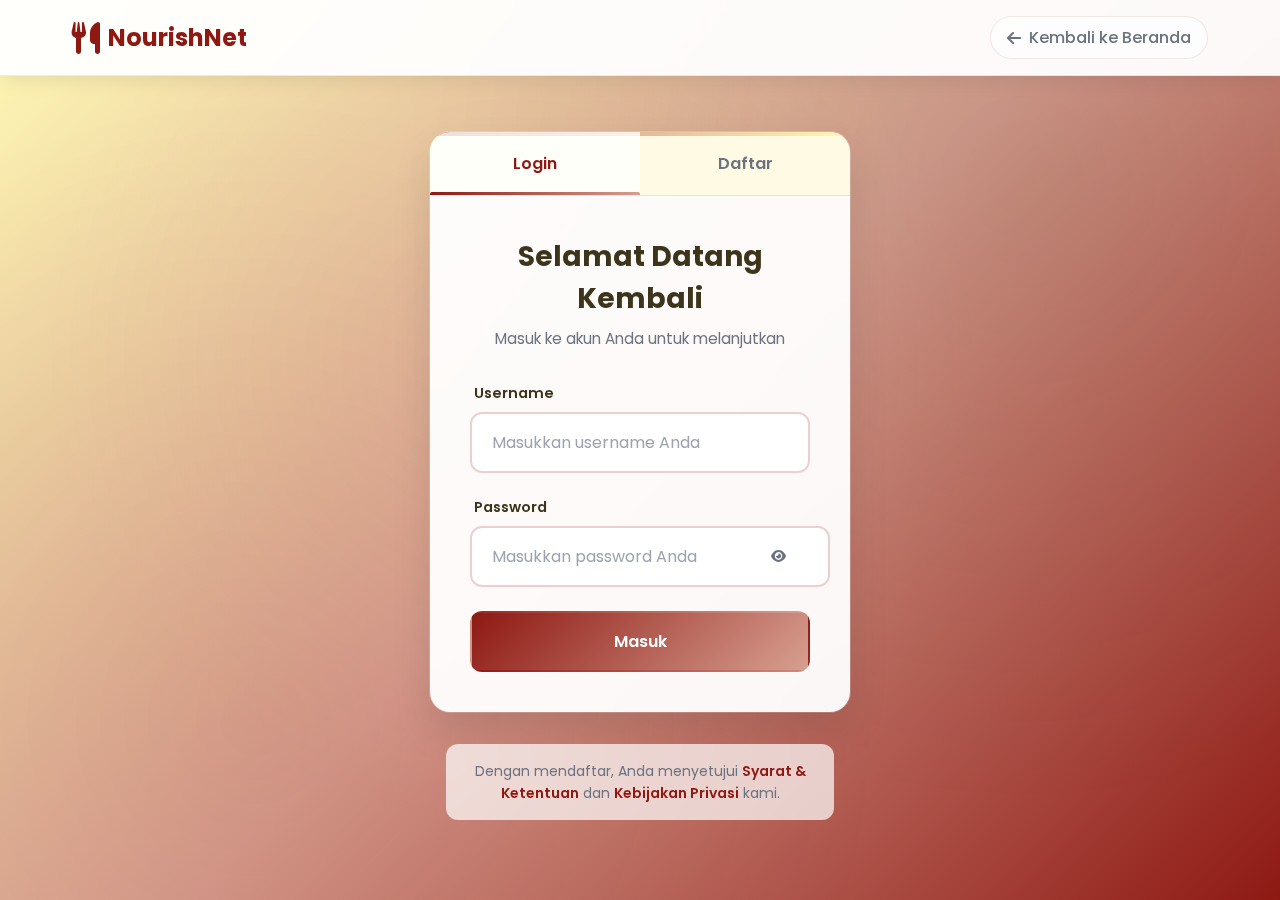
<file: login.html>
<!DOCTYPE html>
<html lang="id">
<head>
    <meta charset="UTF-8">
    <meta name="viewport" content="width=device-width, initial-scale=1.0">
    <title>Login - NourishNet</title>
    <link rel="stylesheet" href="login-style.css">
    <link href="https://cdnjs.cloudflare.com/ajax/libs/font-awesome/6.0.0/css/all.min.css" rel="stylesheet">
    <link href="https://fonts.googleapis.com/css2?family=Poppins:wght@300;400;500;600;700;800&display=swap" rel="stylesheet">
</head>
<body>
    <!-- Navigation -->
    <nav class="navbar">
        <div class="nav-container">
            <a href="index.html" class="logo-container">
                <i class="fas fa-utensils"></i>
                <span>NourishNet</span>
            </a>
            <div class="back-to-home">
                <a href="index.html" class="back-link">
                    <i class="fas fa-arrow-left"></i>
                    <span>Kembali ke Beranda</span>
                </a>
            </div>
        </div>
    </nav>

    <!-- Login Container -->
    <div class="login-container">
        <div class="login-wrapper">
            <!-- Alert Modal -->
            <div id="alertBox" class="alert-box">
                <div class="alert-content">
                    <span id="alertMessage"></span>
                    <button id="alertClose" class="alert-close">&times;</button>
                </div>
            </div>

            <!-- Login Card -->
            <div class="login-card">
                <!-- Tab Navigation -->
                <div class="tab-navigation">
                    <button class="tab-btn active" data-tab="login">Login</button>
                    <button class="tab-btn" data-tab="register">Daftar</button>
                </div>

                <!-- Login Form -->
                <div id="loginTab" class="tab-content active">
                    <div class="form-header">
                        <h2>Selamat Datang Kembali</h2>
                        <p>Masuk ke akun Anda untuk melanjutkan</p>
                    </div>
                    <form id="loginForm" class="auth-form">
                        <div class="form-group">
                            <label for="loginUsername">Username</label>
                            <input type="text" id="loginUsername" name="username" placeholder="Masukkan username Anda" required>
                        </div>
                        <div class="form-group">
                            <label for="loginPassword">Password</label>
                            <div class="password-input">
                                <input type="password" id="loginPassword" name="password" placeholder="Masukkan password Anda" required>
                                <button type="button" class="password-toggle" data-target="loginPassword">
                                    <i class="fas fa-eye"></i>
                                </button>
                            </div>
                        </div>
                        <button type="submit" class="btn btn-primary">Masuk</button>
                    </form>
                </div>

                <!-- Register Form -->
                <div id="registerTab" class="tab-content">
                    <div class="form-header">
                        <h2>Buat Akun Baru</h2>
                        <p>Bergabunglah dengan komunitas NourishNet</p>
                    </div>
                    <form id="registerForm" class="auth-form">
                        <div class="form-group">
                            <label for="registerUsername">Username</label>
                            <input type="text" id="registerUsername" name="username" placeholder="Pilih username unik" required>
                        </div>
                        <div class="form-group">
                            <label for="registerEmail">Email</label>
                            <input type="email" id="registerEmail" name="email" placeholder="nama@email.com" required>
                        </div>
                        <div class="form-group">
                            <label for="registerPassword">Password</label>
                            <div class="password-input">
                                <input type="password" id="registerPassword" name="password" placeholder="Minimal 6 karakter" required>
                                <button type="button" class="password-toggle" data-target="registerPassword">
                                    <i class="fas fa-eye"></i>
                                </button>
                            </div>
                        </div>
                        <div class="form-group">
                            <label for="confirmPassword">Konfirmasi Password</label>
                            <div class="password-input">
                                <input type="password" id="confirmPassword" name="confirmPassword" placeholder="Ulangi password Anda" required>
                                <button type="button" class="password-toggle" data-target="confirmPassword">
                                    <i class="fas fa-eye"></i>
                                </button>
                            </div>
                        </div>
                        <button type="submit" class="btn btn-primary">Daftar Sekarang</button>
                    </form>
                </div>
            </div>

            <!-- Footer -->
            <div class="login-footer">
    <p>Dengan mendaftar, Anda menyetujui 
        <a href="syarat-ketentuan.html" target="_blank">Syarat & Ketentuan</a> dan 
        <a href="kebijakan-privasi.html" target="_blank">Kebijakan Privasi</a> kami.
    </p>
</div>
        </div>
    </div>

    <script src="login-script.js"></script>
</body>
</html>
</file>
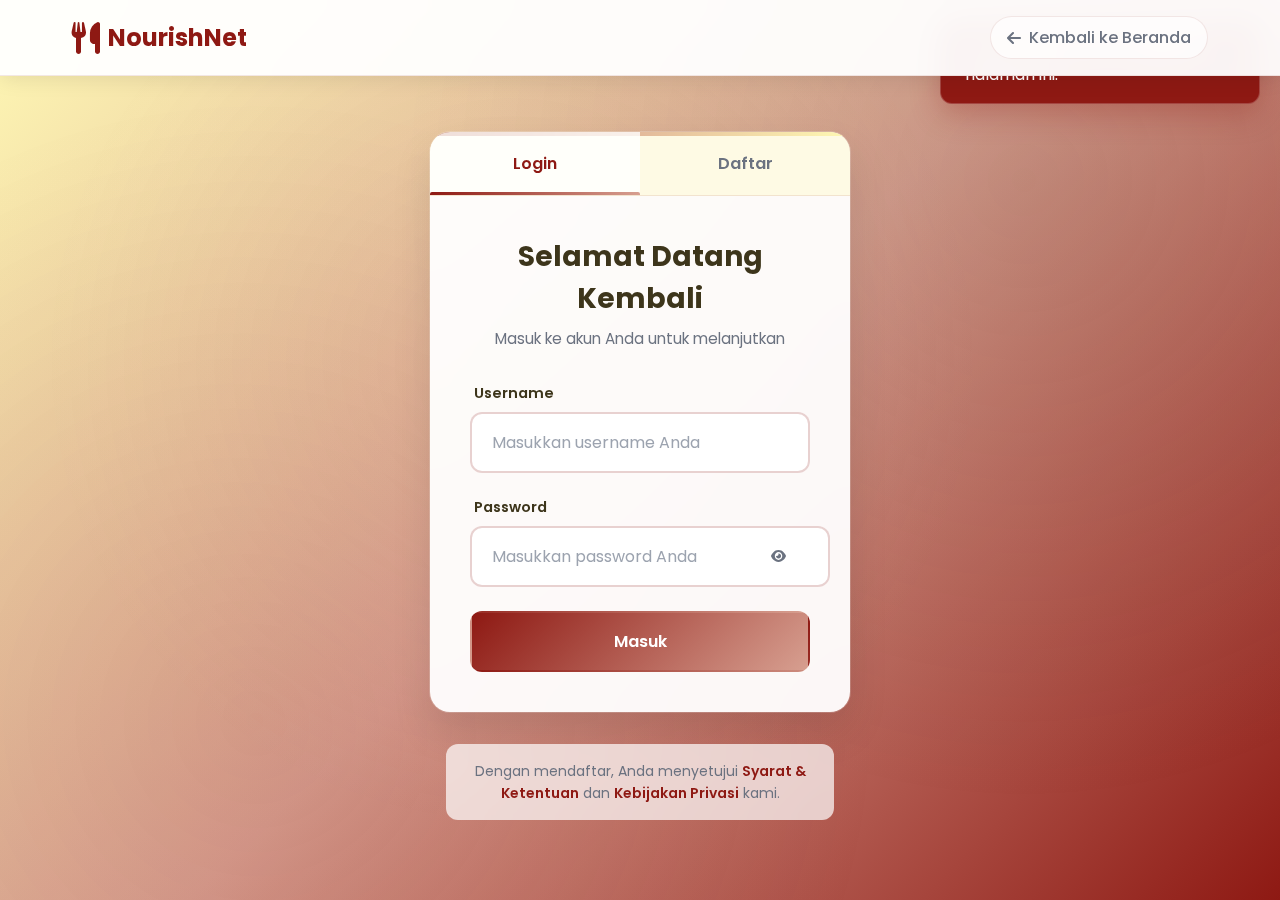
<file: relawan.html>
<!DOCTYPE html>
<html lang="id">
<!DOCTYPE html>
<html lang="id">
<head>
    <meta charset="UTF-8" />
    <meta name="viewport" content="width=device-width, initial-scale=1.0" />
    <title>Kelola Relawan - NourishNet</title>
    <link rel="stylesheet" href="https://cdnjs.cloudflare.com/ajax/libs/font-awesome/6.0.0-beta3/css/all.min.css" />
    <style>
      :root {
        --primary-color: #8e1913; --success-color: #4CAF50; --text-color: #3d351b;
        --bg-color: #f8f9fa; --card-bg: #ffffff; --border-color: #e0e0e0;
        --shadow-light: rgba(0, 0, 0, 0.05); --shadow-medium: rgba(0, 0, 0, 0.1);
        --olive: #3d351b;
      }
      body {
        font-family: "Poppins", "Segoe UI", sans-serif; background-color: var(--bg-color);
        color: var(--text-color); margin: 0; padding-top: 80px;
      }
      .container { max-width: 1200px; margin: 20px auto; padding: 0 20px; }
      .main-content { background-color: var(--card-bg); border-radius: 12px; padding: 30px; box-shadow: 0 4px 20px var(--shadow-light); }
      h1 { color: var(--olive); text-align: center; margin-bottom: 30px; font-size: 2.2em; font-weight: 700; }
      .dashboard-stats { display: grid; grid-template-columns: repeat(auto-fit, minmax(220px, 1fr)); gap: 20px; margin-bottom: 30px; }
      .stat-card { background-color: var(--card-bg); padding: 25px; border-radius: 12px; box-shadow: 0 2px 10px var(--shadow-light); border: 1px solid var(--border-color); text-align: center; }
      .stat-card h3 { color: var(--primary-color); font-size: 1.1em; margin-bottom: 10px; }
      .stat-card p { font-size: 2.5em; font-weight: 700; color: var(--success-color); margin: 0; }
      .actions-bar { display: flex; justify-content: space-between; align-items: center; margin-bottom: 25px; flex-wrap: wrap; gap: 15px; }
      .search-bar { flex-grow: 1; max-width: 400px; position: relative; }
      .search-bar input { width: 100%; padding: 12px 40px 12px 15px; border: 1px solid var(--border-color); border-radius: 25px; font-size: 1em; }
      .search-bar .fa-search { position: absolute; right: 15px; top: 50%; transform: translateY(-50%); color: #999; }
      .btn { padding: 12px 25px; border: none; border-radius: 25px; cursor: pointer; font-size: 1em; font-weight: 600; transition: all 0.2s ease; display: inline-flex; align-items: center; gap: 8px; }
      .btn-primary { background-color: var(--primary-color); color: white; }
      .btn-primary:hover { background-color: #6d120e; }
      .btn-small { padding: 6px 12px; font-size: 0.9em; border-radius: 6px; }
      .btn-edit { background-color: #3B82F6; color: white; } .btn-edit:hover { background-color: #2563EB; }
      .btn-delete { background-color: #EF4444; color: white; } .btn-delete:hover { background-color: #DC2626; }
      table { width: 100%; border-collapse: collapse; }
      table th, table td { padding: 15px; text-align: left; border-bottom: 1px solid var(--border-color); }
      table th { background-color: var(--olive); color: white; font-weight: 600; font-size: 0.9em; }
      table tr:hover { background-color: #f1f1f1; }
      .action-buttons { display: flex; gap: 8px; }
      .empty-state { text-align: center; padding: 50px 20px; color: #777; border: 2px dashed var(--border-color); border-radius: 8px; margin-top: 20px; }
      .modal { display: none; position: fixed; z-index: 1001; left: 0; top: 0; width: 100%; height: 100%; background-color: rgba(0,0,0,0.6); align-items: center; justify-content: center; }
      .modal-content { background-color: var(--card-bg); padding: 30px; border-radius: 12px; box-shadow: 0 8px 30px var(--shadow-medium); width: 90%; max-width: 500px; position: relative; }
      .close-button { color: #aaa; position: absolute; top: 10px; right: 20px; font-size: 28px; font-weight: bold; cursor: pointer; }
      .modal-content h2 { color: var(--olive); margin: 0 0 25px 0; }
      .form-group { margin-bottom: 20px; } .form-group label { display: block; margin-bottom: 8px; font-weight: 600; }
      .form-group input { width: 100%; padding: 12px; border: 1px solid var(--border-color); border-radius: 8px; font-size: 1em; box-sizing: border-box; }
      .form-actions { display: flex; justify-content: flex-end; gap: 15px; margin-top: 30px; }
      .btn-secondary { background-color: #ccc; } .btn-secondary:hover { background-color: #bbb; }
      .notification { position: fixed; bottom: 20px; left: 50%; transform: translateX(-50%); padding: 12px 25px; border-radius: 25px; color: white; z-index: 9999; font-weight: 500; opacity: 0; transition: all 0.4s ease; }
      .notification.show { opacity: 1; transform: translate(-50%, -20px); }
      .notification-success { background-color: var(--success-color); } .notification-error { background-color: #f44336; }
    </style>
</head>
<body>
    <header style="background: var(--card-bg); padding: 15px 0; box-shadow: var(--shadow-medium); position: fixed; top: 0; width: 100%; z-index: 1000;">
      <div class="container" style="display: flex; justify-content: space-between; align-items: center;">
        <a href="index.html" style="text-decoration: none; color: var(--olive); font-size: 1.5rem; font-weight: 800; display: flex; align-items: center; gap: 10px;">
          <i class="fas fa-utensils" style="color: var(--primary-color);"></i>
          <span>NourishNet</span>
        </a>
        <nav><a href="index.html" style="text-decoration: none; color: var(--text-color); font-weight: 500;">Beranda</a></nav>
      </div>
    </header>

    <main class="container">
      <div class="main-content">
        <h1>Kelola Data Relawan</h1>
        <div class="dashboard-stats">
          <div class="stat-card">
            <h3>Total Relawan</h3>
            <p id="totalRelawan">0</p>
          </div>
        </div>
        <div class="actions-bar">
          <div class="search-bar">
            <input type="text" id="searchInput" placeholder="Cari relawan..." />
            <i class="fas fa-search"></i>
          </div>
          <button id="addRelawanBtn" class="btn btn-primary"><i class="fas fa-plus"></i> Tambah Relawan</button>
        </div>
        <div class="table-responsive">
          <table>
            <thead>
              <tr><th>NAMA</th><th>EMAIL</th><th>NO. HP</th><th>AKSI</th></tr>
            </thead>
            <tbody id="relawanTableBody"></tbody>
          </table>
          <div id="emptyState" class="empty-state" style="display: none;">
            <i class="fas fa-box-open"></i><p>Belum ada data relawan.</p>
          </div>
        </div>
      </div>
    </main>

    <div id="relawanModal" class="modal">
      <div class="modal-content">
        <span class="close-button" id="closeModal">&times;</span>
        <h2 id="modalTitle">Tambah Relawan Baru</h2>
        <form id="relawanForm" novalidate>
          <div class="form-group">
            <label for="nama">Nama Lengkap</label><input type="text" id="nama" name="nama" required />
          </div>
          <div class="form-group">
            <label for="email">Email</label><input type="email" id="email" name="email" required />
          </div>
          <div class="form-group">
            <label for="nohp">No. HP</label><input type="tel" id="nohp" name="nohp" required />
          </div>
          <div class="form-actions">
            <button type="button" id="btnCancel" class="btn btn-secondary">Batal</button>
            <button type="submit" class="btn btn-primary">Simpan</button>
          </div>
        </form>
      </div>
    </div>
    
    <script src="relawan-script.js"></script>
</body>
</html>
</file>
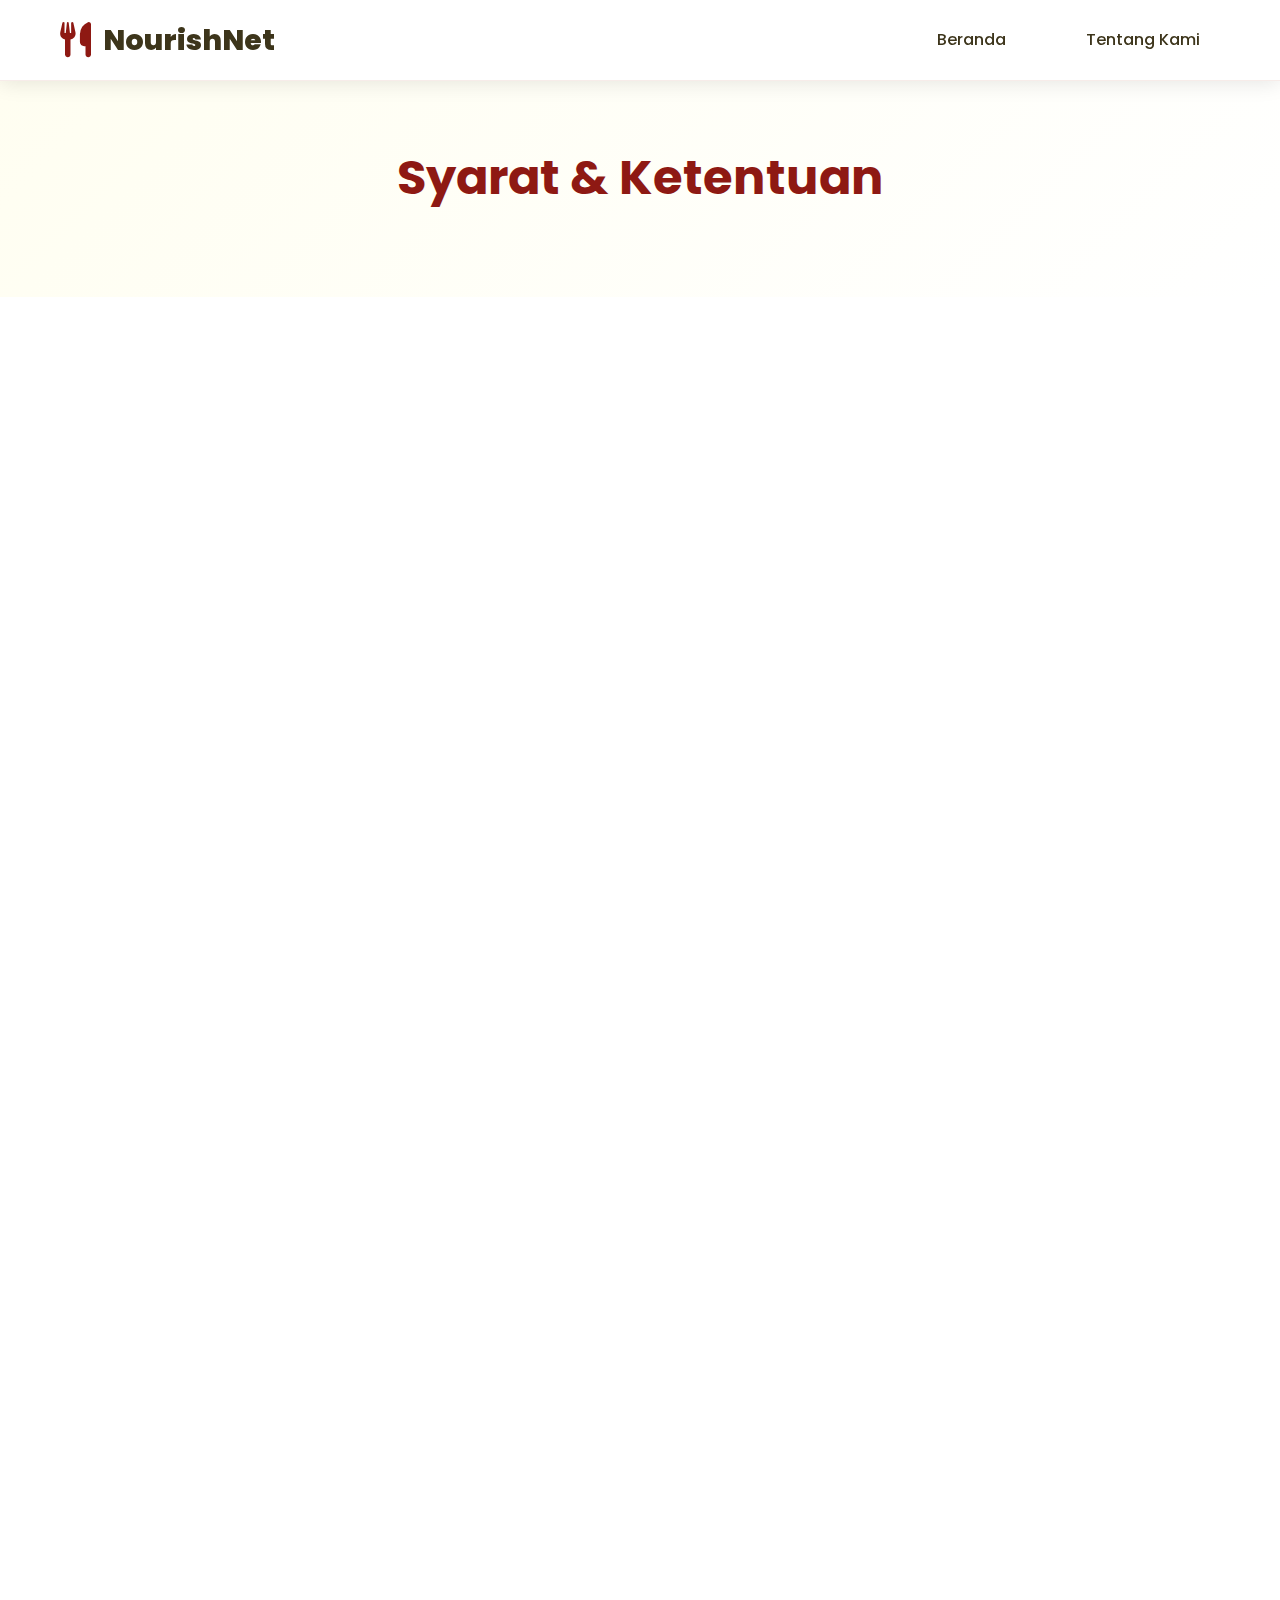
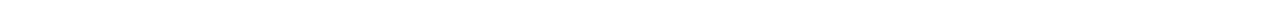
<file: syarat-ketentuan.html>
<!DOCTYPE html>
<html lang="id">
<head>
    <meta charset="UTF-8">
    <meta name="viewport" content="width=device-width, initial-scale=1.0">
    <title>Syarat & Ketentuan - NourishNet</title>
    <link rel="stylesheet" href="style.css">
    <link href="https://cdnjs.cloudflare.com/ajax/libs/font-awesome/6.0.0/css/all.min.css" rel="stylesheet">
    <link href="https://fonts.googleapis.com/css2?family=Poppins:wght@300;400;500;600;700;800&display=swap" rel="stylesheet">
    <style>
        :root {
            --cream: #fff9b4; --salmon: #d79f90; --burgundy: #8e1913;
            --olive: #3d351b; --white: #ffffff; --light-gray: #f8f9fa;
            --dark-gray: #6c757d; --shadow-medium: 0 8px 30px rgba(0, 0, 0, 0.15);
        }
        body { font-family: 'Poppins', sans-serif; }
        .legal-hero {
            padding: 140px 0 80px; text-align: center;
            background: linear-gradient(135deg, rgba(255, 249, 180, 0.2) 0%, var(--white) 100%);
        }
        .legal-hero h1 { font-size: 3rem; color: var(--burgundy); animation: fadeInDown 1s ease-out; }
        .legal-section { padding: 60px 20px; }
        .legal-container {
            max-width: 800px; margin: 0 auto; background: var(--white);
            padding: 50px; border-radius: 20px; box-shadow: var(--shadow-medium);
            transform: translateY(20px); opacity: 0; animation: fadeInUp 1s ease-out forwards;
        }
        .legal-container h2 {
            font-size: 1.8rem; color: var(--olive); margin-top: 30px;
            margin-bottom: 20px; border-bottom: 3px solid var(--salmon); padding-bottom: 10px;
        }
        .legal-container p, .legal-container li { color: var(--dark-gray); line-height: 1.9; text-align: justify; }
        .legal-container ul { list-style-position: inside; padding-left: 10px; }
        .scroll-to-top {
            position: fixed; bottom: 30px; right: 30px; width: 50px; height: 50px;
            background: var(--burgundy); color: var(--white); border-radius: 50%;
            display: none; align-items: center; justify-content: center;
            font-size: 1.5rem; cursor: pointer; transition: all 0.3s ease;
            box-shadow: 0 4px 10px rgba(0,0,0,0.2);
        }
        .scroll-to-top:hover { transform: translateY(-5px); }
        @keyframes fadeInDown { from { opacity: 0; transform: translateY(-20px); } to { opacity: 1; transform: translateY(0); } }
        @keyframes fadeInUp { from { opacity: 0; transform: translateY(20px); } to { opacity: 1; transform: translateY(0); } }
    </style>
</head>
<body>
    <nav class="navbar" id="navbar">
        <div class="nav-container">
            <a href="index.html" class="logo-container"><i class="fas fa-utensils"></i><span>NourishNet</span></a>
            <div class="nav-menu" id="nav-menu">
                <a href="index.html" class="nav-link">Beranda</a>
                <a href="about.html" class="nav-link">Tentang Kami</a>
            </div>
        </div>
    </nav>

    <header class="legal-hero">
        <h1>Syarat & Ketentuan</h1>
    </header>

    <section class="legal-section">
        <div class="legal-container">
            <p><strong>Tanggal Efektif:</strong> 16 Juli 2025</p>
            <p>Selamat datang di NourishNet. Dengan menggunakan platform kami, Anda menyetujui syarat dan ketentuan berikut ini.</p>

            <h2>1. Penggunaan Platform</h2>
            <p>Anda setuju untuk menggunakan NourishNet hanya untuk tujuan yang sah dan sesuai dengan hukum yang berlaku. Dilarang keras menggunakan platform untuk aktivitas ilegal, penipuan, atau merugikan pihak lain.</p>

            <h2>2. Pendaftaran Akun</h2>
            <p>Untuk mengakses beberapa fitur, Anda mungkin diminta untuk mendaftar. Anda bertanggung jawab untuk menjaga kerahasiaan informasi akun Anda, termasuk kata sandi, dan atas semua aktivitas yang terjadi di bawah akun Anda.</p>

            <h2>3. Donasi dan Transaksi</h2>
            <p>Semua donasi yang dilakukan melalui platform kami bersifat final dan tidak dapat dikembalikan, kecuali ditentukan lain oleh hukum. Kami berkomitmen untuk menyalurkan dana secara transparan ke program-program yang telah kami verifikasi.</p>

             <h2>4. Konten Pengguna</h2>
            <p>Anda bertanggung jawab atas konten apa pun yang Anda unggah atau bagikan di platform. Anda tidak boleh memposting konten yang melanggar hak cipta, bersifat memfitnah, atau melanggar hukum.</p>
            
            <h2>5. Perubahan Layanan</h2>
            <p>Kami berhak untuk mengubah atau menghentikan layanan kami kapan saja tanpa pemberitahuan sebelumnya. Kami tidak bertanggung jawab kepada Anda atau pihak ketiga mana pun atas modifikasi atau penghentian layanan.</p>
        </div>
    </section>

    <div class="scroll-to-top" id="scrollToTopBtn"><i class="fas fa-arrow-up"></i></div>

    <script>
        document.addEventListener('DOMContentLoaded', function() {
            const scrollToTopBtn = document.getElementById('scrollToTopBtn');
            window.onscroll = function() {
                if (document.body.scrollTop > 100 || document.documentElement.scrollTop > 100) {
                    scrollToTopBtn.style.display = "flex";
                } else {
                    scrollToTopBtn.style.display = "none";
                }
            };
            scrollToTopBtn.addEventListener('click', function() {
                window.scrollTo({ top: 0, behavior: 'smooth' });
            });
        });
    </script>
</body>
</html>
</file>
<file: style.css>
/* Reset and Base Styles */
* {
  margin: 0;
  padding: 0;
  box-sizing: border-box;
}

:root {
  --cream: #fff9b4;
  --salmon: #d79f90;
  --burgundy: #8e1913;
  --olive: #3d351b;
  --white: #ffffff;
  --light-gray: #f8f9fa;
  --dark-gray: #6c757d;
  --gradient-primary: linear-gradient(135deg, var(--burgundy) 0%, #b91c1c 100%);
  --gradient-secondary: linear-gradient(135deg, var(--olive) 0%, #4d4016 100%);
  --shadow-light: 0 4px 20px rgba(0, 0, 0, 0.1);
  --shadow-medium: 0 8px 30px rgba(0, 0, 0, 0.15);
  --shadow-heavy: 0 20px 60px rgba(0, 0, 0, 0.2);
}

body {
  font-family: "Poppins", sans-serif;
  line-height: 1.6;
  color: var(--olive);
  background-color: var(--white);
  overflow-x: hidden;
}

/* Prevent scrolling when mobile menu is active */
body.no-scroll {
  overflow: hidden;
}

.container {
  max-width: 1200px;
  margin: 0 auto;
  padding: 0 20px;
}

/* Navigation */
.navbar {
  background: rgba(255, 255, 255, 0.95);
  backdrop-filter: blur(20px);
  box-shadow: 0 2px 20px rgba(0, 0, 0, 0.1);
  position: fixed;
  top: 0;
  width: 100%;
  z-index: 1000;
  border-bottom: 1px solid rgba(215, 159, 144, 0.2);
  transition: all 0.3s ease;
}

.navbar.scrolled {
  background: rgba(255, 255, 255, 0.98);
  box-shadow: 0 4px 30px rgba(0, 0, 0, 0.15);
}

.nav-container {
  max-width: 1200px;
  margin: 0 auto;
  padding: 0 20px;
  display: flex;
  justify-content: space-between;
  align-items: center;
  height: 80px;
}

.logo-container {
  display: flex;
  align-items: center;
  font-size: 1.8rem;
  font-weight: 800;
  color: var(--olive);
  text-decoration: none;
}

.logo-container i {
  color: var(--burgundy);
  margin-right: 12px;
  font-size: 2.2rem;
  animation: pulse 2s infinite;
}

@keyframes pulse {
  0%,
  100% {
    transform: scale(1);
  }
  50% {
    transform: scale(1.1);
  }
}

.nav-menu {
  display: flex;
  gap: 40px;
  align-items: center;
}

.nav-link {
  text-decoration: none;
  color: var(--olive);
  font-weight: 500;
  font-size: 1rem;
  padding: 12px 20px;
  border-radius: 25px;
  transition: all 0.3s ease;
  position: relative;
  overflow: hidden;
}

.nav-link::before {
  content: "";
  position: absolute;
  top: 0;
  left: -100%;
  width: 100%;
  height: 100%;
  background: var(--gradient-primary);
  transition: left 0.3s ease;
  z-index: -1;
}

.nav-link:hover::before,
.nav-link.active::before {
  left: 0;
}

.nav-link:hover,
.nav-link.active {
  color: var(--white);
  transform: translateY(-2px);
}

.nav-link.btn-login {
  background: var(--gradient-primary);
  color: var(--white);
  padding: 10px 20px;
  border-radius: 50px;
  font-weight: 600;
  margin-left: 20px; /* Pushed to the right */
  box-shadow: var(--shadow-light);
}

.nav-link.btn-login:hover {
  box-shadow: var(--shadow-medium);
}

.nav-link.btn-login::before {
  content: none; /* Disable default nav-link hover effect for login button */
}

.nav-toggle {
  display: none;
  flex-direction: column;
  cursor: pointer;
  padding: 5px;
}

.bar {
  width: 25px;
  height: 3px;
  background-color: var(--olive);
  margin: 3px 0;
  transition: 0.3s;
  border-radius: 2px;
}

.nav-toggle.active .bar:nth-child(1) {
  transform: translateY(9px) rotate(45deg);
}

.nav-toggle.active .bar:nth-child(2) {
  opacity: 0;
}

.nav-toggle.active .bar:nth-child(3) {
  transform: translateY(-9px) rotate(-45deg);
}

/* Profile Menu Styles */
.profile-menu {
  position: relative;
  margin-left: 20px;
}

.profile-trigger {
  display: flex;
  align-items: center;
  gap: 12px;
  padding: 8px 16px;
  border-radius: 25px;
  cursor: pointer;
  transition: all 0.3s ease;
  background: rgba(142, 25, 19, 0.1);
}

.profile-trigger:hover {
  background: rgba(142, 25, 19, 0.2);
}

.profile-avatar {
  width: 40px;
  height: 40px;
  border-radius: 50%;
  background: var(--burgundy);
  display: flex;
  align-items: center;
  justify-content: center;
  color: var(--white);
  font-weight: 600;
  font-size: 0.9rem;
}

.profile-username {
  font-weight: 600;
  color: var(--olive);
}

.profile-trigger i {
  color: var(--olive);
  font-size: 0.8rem;
  transition: transform 0.3s ease;
}

.profile-dropdown.show .profile-trigger i {
  transform: rotate(180deg);
}

.profile-dropdown {
  position: absolute;
  top: 100%;
  right: 0;
  background: var(--white);
  border-radius: 12px;
  box-shadow: var(--shadow-heavy);
  border: 1px solid rgba(215, 159, 144, 0.2);
  min-width: 200px;
  opacity: 0;
  visibility: hidden;
  transform: translateY(-10px);
  transition: all 0.3s ease;
  z-index: 1001;
  margin-top: 8px;
}

.profile-dropdown.show {
  opacity: 1;
  visibility: visible;
  transform: translateY(0);
}

.dropdown-item {
  display: flex;
  align-items: center;
  gap: 12px;
  padding: 12px 16px;
  color: var(--olive);
  text-decoration: none;
  transition: all 0.3s ease;
  border-radius: 8px;
  margin: 4px 8px;
}

.dropdown-item:hover {
  background: rgba(142, 25, 19, 0.1);
  color: var(--burgundy);
}

.dropdown-item i {
  width: 16px;
  text-align: center;
}

.dropdown-divider {
  height: 1px;
  background: rgba(215, 159, 144, 0.2);
  margin: 8px 16px;
}

.logout-btn:hover {
  background: rgba(220, 53, 69, 0.1);
  color: #dc3545;
}

/* Buttons */
.btn {
  padding: 16px 32px;
  border: none;
  border-radius: 50px;
  font-size: 1rem;
  font-weight: 600;
  cursor: pointer;
  transition: all 0.3s ease;
  display: inline-flex;
  align-items: center;
  gap: 12px;
  text-decoration: none;
  position: relative;
  overflow: hidden;
  z-index: 1;
}

.btn-primary {
  background: var(--gradient-primary);
  color: var(--white);
  box-shadow: var(--shadow-medium);
}

.btn-primary:hover {
  transform: translateY(-3px);
  box-shadow: var(--shadow-heavy);
}

.btn-secondary {
  background: var(--gradient-secondary);
  color: var(--white);
  box-shadow: var(--shadow-light);
}

.btn-secondary:hover {
  transform: translateY(-3px);
  box-shadow: var(--shadow-medium);
}

.btn-outline {
  background: transparent;
  color: var(--olive);
  border: 2px solid var(--olive);
}

.btn-outline:hover {
  background: var(--olive);
  color: var(--white);
  transform: translateY(-3px);
}

.btn-light {
  background: var(--white);
  color: var(--burgundy);
  box-shadow: var(--shadow-medium);
}

.btn-light:hover {
  transform: translateY(-3px);
  box-shadow: var(--shadow-heavy);
}

.btn-outline-light {
  background: transparent;
  color: var(--white);
  border: 2px solid var(--white);
}

.btn-outline-light:hover {
  background: var(--white);
  color: var(--burgundy);
  transform: translateY(-3px);
}

.btn-shine {
  position: absolute;
  top: 0;
  left: -100%;
  width: 100%;
  height: 100%;
  background: linear-gradient(90deg, transparent, rgba(255, 255, 255, 0.3), transparent);
  transition: left 0.6s ease;
}

.btn:hover .btn-shine {
  left: 100%;
}

.btn-block {
  width: 100%;
  justify-content: center;
}

/* Hero Section */
.hero {
  min-height: 100vh;
  display: flex;
  align-items: center;
  position: relative;
  overflow: hidden;
  background: linear-gradient(135deg, var(--cream) 0%, rgba(255, 249, 180, 0.8) 50%, var(--white) 100%);
  padding-top: 80px; /* To account for fixed navbar */
}

.hero-bg {
  position: absolute;
  top: 0;
  left: 0;
  width: 100%;
  height: 100%;
  z-index: -2;
}

.hero-overlay {
  position: absolute;
  top: 0;
  left: 0;
  width: 100%;
  height: 100%;
  background: radial-gradient(circle at 30% 70%, rgba(142, 25, 19, 0.1) 0%, transparent 50%);
}

.floating-elements {
  position: absolute;
  width: 100%;
  height: 100%;
  overflow: hidden;
  pointer-events: none; /* Allows clicks to pass through */
}

.floating-element {
  position: absolute;
  width: 60px;
  height: 60px;
  background: linear-gradient(45deg, var(--salmon), var(--burgundy));
  border-radius: 50%;
  opacity: 0.1;
  animation: float var(--duration) ease-in-out infinite;
  animation-delay: var(--delay);
  filter: blur(5px);
}

.floating-element:nth-child(1) {
  top: 20%;
  left: 10%;
}
.floating-element:nth-child(2) {
  top: 60%;
  right: 15%;
}
.floating-element:nth-child(3) {
  bottom: 30%;
  left: 20%;
}
.floating-element:nth-child(4) {
  top: 5%;
  left: 40%;
  transform: scale(0.7);
}
.floating-element:nth-child(5) {
  bottom: 10%;
  right: 50%;
  transform: scale(1.3);
}

@keyframes float {
  0%,
  100% {
    transform: translateY(0px) rotate(0deg);
  }
  50% {
    transform: translateY(-30px) rotate(180deg);
  }
}

.hero-container {
  max-width: 1200px;
  margin: 20px;
  padding: 20px;
  /* margin-top: 80px;  Removed due to padding-top on hero */
}

.hero-content {
  display: grid;
  grid-template-columns: 1fr 1fr;
  gap: 80px;
  align-items: center;
  min-height: calc(100vh - 160px); /* Adjust based on navbar height */
}

.hero-badge {
  display: inline-flex;
  align-items: center;
  gap: 12px;
  background: rgba(142, 25, 19, 0.1);
  color: var(--burgundy);
  padding: 10px 16px;
  border-radius: 25px;
  font-size: 0.9rem;
  font-weight: 600;
  margin-bottom: 24px;
  border: 1px solid rgba(142, 25, 19, 0.2);
}

.hero-title {
  font-size: 4rem;
  font-weight: 800;
  line-height: 1.1;
  margin-bottom: 24px;
  color: var(--olive);
}

.title-line {
  display: block;
  animation: slideInUp 0.8s ease-out forwards;
  opacity: 0;
  transform: translateY(30px);
}

.title-line:nth-child(1) {
  animation-delay: 0.1s;
}
.title-line:nth-child(2) {
  animation-delay: 0.2s;
}
.title-line:nth-child(3) {
  animation-delay: 0.3s;
}
.title-line:nth-child(4) {
  animation-delay: 0.4s;
}

.title-line.highlight {
  background: var(--gradient-primary);
  -webkit-background-clip: text;
  -webkit-text-fill-color: transparent;
  background-clip: text;
}

@keyframes slideInUp {
  to {
    opacity: 1;
    transform: translateY(0);
  }
}

.hero-description {
  font-size: 1.2rem;
  color: rgba(61, 53, 27, 0.8);
  margin-bottom: 32px;
  line-height: 1.7;
  animation: fadeIn 1s ease-out 0.5s forwards;
  opacity: 0;
}

@keyframes fadeIn {
  to {
    opacity: 1;
  }
}

.hero-stats {
  display: flex;
  gap: 32px;
  margin-bottom: 40px;
  animation: slideInUp 0.8s ease-out 0.6s forwards;
  opacity: 0;
  transform: translateY(30px);
}

.stat-item {
  text-align: center;
}

.stat-number {
  display: block;
  font-size: 2rem;
  font-weight: 800;
  color: var(--burgundy);
  margin-bottom: 4px;
}

.stat-label {
  font-size: 0.9rem;
  color: rgba(61, 53, 27, 0.7);
  font-weight: 500;
}

.hero-buttons {
  display: flex;
  gap: 20px;
  flex-wrap: wrap;
  animation: slideInUp 0.8s ease-out 0.7s forwards;
  opacity: 0;
  transform: translateY(30px);
}

.hero-visual {
  position: relative;
  animation: slideInRight 1s ease-out 0.3s forwards;
  opacity: 0;
  transform: translateX(50px);
}

@keyframes slideInRight {
  to {
    opacity: 1;
    transform: translateX(0);
  }
}

.hero-image-container {
  position: relative;
  border-radius: 20px;
  overflow: hidden;
  box-shadow: var(--shadow-heavy);
}

.hero-image {
  width: 100%;
  height: 500px;
  object-fit: cover;
  transition: transform 0.3s ease;
}

.hero-image-container:hover .hero-image {
  transform: scale(1.05);
}

.image-overlay {
  position: absolute;
  top: 0;
  left: 0;
  width: 100%;
  height: 100%;
  background: rgba(0, 0, 0, 0.3);
  display: flex;
  align-items: center;
  justify-content: center;
  opacity: 0;
  transition: opacity 0.3s ease;
}

.hero-image-container:hover .image-overlay {
  opacity: 1;
}

.play-button {
  width: 80px;
  height: 80px;
  background: var(--white);
  border-radius: 50%;
  display: flex;
  align-items: center;
  justify-content: center;
  font-size: 2rem;
  color: var(--burgundy);
  cursor: pointer;
  transition: transform 0.3s ease;
}

.play-button:hover {
  transform: scale(1.1);
}

.floating-cards {
  position: absolute;
  width: 100%;
  height: 100%;
  pointer-events: none; /* Allows clicks to pass through */
}

.floating-card {
  position: absolute;
  background: var(--white);
  padding: 16px 20px;
  border-radius: 15px;
  box-shadow: var(--shadow-medium);
  display: flex;
  align-items: center;
  gap: 12px;
  font-weight: 600;
  color: var(--olive);
  animation: floatCard 6s ease-in-out infinite;
  pointer-events: auto; /* Re-enable clicks if needed */
}

.floating-card i {
  font-size: 1.5rem;
  color: var(--burgundy);
}

.card-1 {
  top: 10%;
  right: -10%;
  animation-delay: 0s;
}

.card-2 {
  bottom: 20%;
  left: -15%;
  animation-delay: 2s;
}

.card-3 {
  top: 50%;
  right: -20%;
  animation-delay: 4s;
}

@keyframes floatCard {
  0%,
  100% {
    transform: translateY(0px);
  }
  50% {
    transform: translateY(-20px);
  }
}

.scroll-indicator {
  position: absolute;
  bottom: 30px;
  left: 50%;
  transform: translateX(-50%);
  animation: bounce 2s infinite;
}

.scroll-arrow {
  width: 40px;
  height: 40px;
  border: 2px solid var(--burgundy);
  border-radius: 50%;
  display: flex;
  align-items: center;
  justify-content: center;
  color: var(--burgundy);
  cursor: pointer;
}

@keyframes bounce {
  0%,
  20%,
  50%,
  80%,
  100% {
    transform: translateX(-50%) translateY(0);
  }
  40% {
    transform: translateX(-50%) translateY(-10px);
  }
  60% {
    transform: translateX(-50%) translateY(-5px);
  }
}

/* Section Headers */
.section-header {
  text-align: center;
  margin-bottom: 80px;
}

.section-badge {
  display: inline-flex;
  align-items: center;
  gap: 8px;
  background: rgba(142, 25, 19, 0.1);
  color: var(--burgundy);
  padding: 8px 20px;
  border-radius: 25px;
  font-size: 0.9rem;
  font-weight: 600;
  margin-bottom: 20px;
  border: 1px solid rgba(142, 25, 19, 0.2);
}

.section-header h2 {
  font-size: 3rem;
  font-weight: 800;
  color: var(--olive);
  margin-bottom: 20px;
  line-height: 1.2;
}

.section-header p {
  font-size: 1.2rem;
  color: rgba(61, 53, 27, 0.7);
  max-width: 600px;
  margin: 0 auto;
  line-height: 1.6;
}

/* Impact Section */
.impact {
  padding: 120px 0;
  background: var(--white);
}

.impact-grid {
  display: grid;
  grid-template-columns: repeat(auto-fit, minmax(280px, 1fr));
  gap: 40px;
}

.impact-card {
  background: var(--white);
  padding: 40px 30px;
  border-radius: 20px;
  text-align: center;
  box-shadow: var(--shadow-light);
  border: 1px solid rgba(215, 159, 144, 0.2);
  transition: all 0.3s ease;
  position: relative;
  overflow: hidden;
}

.impact-card::before {
  content: "";
  position: absolute;
  top: 0;
  left: 0;
  width: 100%;
  height: 4px;
  background: var(--gradient-primary);
}

.impact-card:hover {
  transform: translateY(-10px);
  box-shadow: var(--shadow-heavy);
}

.impact-icon {
  width: 80px;
  height: 80px;
  background: var(--gradient-primary);
  border-radius: 20px;
  display: flex;
  align-items: center;
  justify-content: center;
  margin: 0 auto 24px;
  transition: transform 0.3s ease;
}

.impact-card:hover .impact-icon {
  transform: scale(1.1) rotate(5deg);
}

.impact-icon i {
  font-size: 2rem;
  color: var(--white);
}

.impact-number {
  font-size: 3rem;
  font-weight: 800;
  color: var(--burgundy);
  margin-bottom: 12px;
  display: block;
}

.impact-content p {
  color: rgba(61, 53, 27, 0.8);
  font-weight: 500;
  margin-bottom: 20px;
}

.impact-progress {
  width: 100%;
  height: 6px;
  background: rgba(215, 159, 144, 0.2);
  border-radius: 3px;
  overflow: hidden;
}

.progress-bar {
  height: 100%;
  background: var(--gradient-primary);
  border-radius: 3px;
  width: 0;
  transition: width 2s ease-in-out;
}

/* Programs Preview */
.programs-preview {
  padding: 120px 0;
  background: linear-gradient(135deg, rgba(255, 249, 180, 0.3) 0%, var(--white) 100%);
}

.programs-grid {
  display: grid;
  grid-template-columns: 2fr 1fr 1fr; /* Featured takes 2 columns */
  gap: 40px;
}

.program-card {
  background: var(--white);
  border-radius: 20px;
  overflow: hidden;
  box-shadow: var(--shadow-light);
  transition: all 0.3s ease;
  border: 1px solid rgba(215, 159, 144, 0.2);
  display: flex;
  flex-direction: column; /* For proper internal layout */
}

.program-card:hover {
  transform: translateY(-10px);
  box-shadow: var(--shadow-heavy);
}

.program-card.featured {
  grid-column: span 2; /* Featured card spans 2 columns on desktop */
}

.program-image {
  position: relative;
  overflow: hidden;
  height: 250px; /* Default height for non-featured */
}

.program-image img {
  width: 100%;
  height: 100%;
  object-fit: cover;
  transition: transform 0.3s ease;
}

.program-card.featured .program-image {
  height: 350px; /* Taller for featured image */
}

.program-card:hover .program-image img {
  transform: scale(1.1);
}

.program-badge {
  position: absolute;
  top: 20px;
  right: 20px;
  background: var(--gradient-primary);
  color: var(--white);
  padding: 6px 16px;
  border-radius: 20px;
  font-size: 0.8rem;
  font-weight: 600;
}

.program-content {
  padding: 30px;
  flex-grow: 1; /* Allows content to expand and push link to bottom */
  display: flex;
  flex-direction: column;
}

.program-icon {
  width: 60px;
  height: 60px;
  background: rgba(142, 25, 19, 0.1);
  border-radius: 15px;
  display: flex;
  align-items: center;
  justify-content: center;
  margin-bottom: 20px;
}

.program-icon i {
  font-size: 1.5rem;
  color: var(--burgundy);
}

.program-content h3 {
  font-size: 1.5rem;
  font-weight: 700;
  color: var(--olive);
  margin-bottom: 16px;
}

.program-content p {
  color: rgba(61, 53, 27, 0.8);
  line-height: 1.6;
  margin-bottom: 24px;
  flex-grow: 1; /* Ensures text takes available space */
}

.program-stats {
  display: flex;
  gap: 24px;
  margin-bottom: 24px;
  padding: 20px;
  background: rgba(255, 249, 180, 0.3);
  border-radius: 12px;
}

.stat {
  text-align: center;
}

.stat-value {
  display: block;
  font-size: 1.5rem;
  font-weight: 700;
  color: var(--burgundy);
}

.stat-label {
  font-size: 0.8rem;
  color: rgba(61, 53, 27, 0.7);
}

.program-link {
  display: inline-flex;
  align-items: center;
  gap: 8px;
  color: var(--burgundy);
  text-decoration: none;
  font-weight: 600;
  transition: all 0.3s ease;
  margin-top: auto; /* Pushes the link to the bottom */
}

.program-link:hover {
  gap: 12px;
  color: var(--olive);
}

/* CTA Section */
.cta {
  padding: 120px 0;
  position: relative;
  overflow: hidden;
  text-align: center;
}

.cta-bg {
  position: absolute;
  top: 0;
  left: 0;
  width: 100%;
  height: 100%;
  background: var(--gradient-primary);
  z-index: -2;
}

.cta-overlay {
  position: absolute;
  top: 0;
  left: 0;
  width: 100%;
  height: 100%;
  background: url('data:image/svg+xml,<svg xmlns="http://www.w3.org/2000/svg" viewBox="0 0 100 100"><defs><pattern id="grain" width="100" height="100" patternUnits="userSpaceOnUse"><circle cx="25" cy="25" r="1" fill="rgba(255,255,255,0.1)"/><circle cx="75" cy="75" r="1" fill="rgba(255,255,255,0.1)"/><circle cx="50" cy="10" r="1" fill="rgba(255,255,255,0.1)"/><circle cx="10" cy="90" r="1" fill="rgba(255,255,255,0.1)"/></pattern></defs><rect width="100" height="100" fill="url(%23grain)"/></svg>');
  z-index: -1;
}

.cta-content {
  max-width: 800px;
  margin: 0 auto;
}

.cta-text h2 {
  font-size: 3rem;
  font-weight: 800;
  color: var(--white);
  margin-bottom: 24px;
  line-height: 1.2;
}

.cta-text p {
  font-size: 1.2rem;
  color: rgba(255, 255, 255, 0.9);
  margin-bottom: 40px;
  line-height: 1.6;
}

.cta-buttons {
  display: flex;
  justify-content: center;
  gap: 20px;
  flex-wrap: wrap;
}

/* Footer */
.footer {
  background: var(--olive);
  color: var(--white);
  padding: 80px 0 20px;
  position: relative;
  overflow: hidden;
}

.footer-bg {
  position: absolute;
  top: 0;
  left: 0;
  width: 100%;
  height: 100%;
  z-index: -1;
}

.footer-pattern {
  position: absolute;
  top: 0;
  left: 0;
  width: 100%;
  height: 100%;
  background: url('data:image/svg+xml,<svg xmlns="http://www.w3.org/2000/svg" viewBox="0 0 100 100"><defs><pattern id="footerPattern" width="20" height="20" patternUnits="userSpaceOnUse"><path d="M0 0h20v20H0z" fill="none"/><path d="M10 0v20M0 10h20" stroke="rgba(255,255,255,0.05)" stroke-width="0.5"/></pattern></defs><rect width="100" height="100" fill="url(%23footerPattern)"/></svg>');
}

.footer-content {
  display: grid;
  grid-template-columns: 2fr 1fr 1fr 1fr;
  gap: 60px;
  margin-bottom: 60px;
}

.brand-section {
  max-width: 350px;
}

.footer-brand .logo-container {
  font-size: 2rem;
  margin-bottom: 20px;
}

.footer-brand .logo-container i {
  color: var(--cream);
}

.brand-section p {
  color: rgba(255, 255, 255, 0.8);
  line-height: 1.6;
  margin-bottom: 30px;
}

.social-links {
  display: flex;
  gap: 16px;
  align-items: center; /* Pastikan ini ada */
}

.social-link {
  width: 50px;
  height: 50px;
  background: rgba(255, 255, 255, 0.1);
  border-radius: 50%;
  display: flex;
  align-items: center; /* Pastikan ini ada */
  justify-content: center; /* Pastikan ini ada */
  color: var(--white);
  text-decoration: none;
  transition: all 0.3s ease;
  backdrop-filter: blur(10px);
}

.social-link:hover {
  background: var(--cream);
  color: var(--olive);
  transform: translateY(-3px);
}

.footer-section h3 {
  font-size: 1.3rem;
  font-weight: 700;
  margin-bottom: 24px;
  color: var(--cream);
}

.footer-section ul {
  list-style: none;
}

.footer-section li {
  margin-bottom: 12px;
}

.footer-section a {
  color: rgba(255, 255, 255, 0.8);
  text-decoration: none;
  transition: all 0.3s ease;
  display: inline-block;
}

.footer-section a:hover {
  color: var(--cream);
  transform: translateX(5px);
}

.contact-item {
  display: flex;
  align-items: center;
  gap: 12px;
  margin-bottom: 16px;
  color: rgba(255, 255, 255, 0.8);
}

.contact-item i {
  color: var(--cream);
  width: 20px;
}

.footer-bottom {
  border-top: 1px solid rgba(255, 255, 255, 0.2);
  padding-top: 30px;
}

.footer-bottom-content {
  display: flex;
  justify-content: space-between;
  align-items: center;
  flex-wrap: wrap;
  gap: 20px;
}

.footer-bottom p {
  color: rgba(255, 255, 255, 0.6);
  margin: 0;
}

.footer-links {
  display: flex;
  gap: 30px;
}

.footer-links a {
  color: rgba(255, 255, 255, 0.6);
  text-decoration: none;
  transition: color 0.3s ease;
}

.footer-links a:hover {
  color: var(--cream);
}

/* --- Login Page Specific Styles --- */
.login-page {
  min-height: 100vh;
  display: flex;
  align-items: center;
  justify-content: center;
  background: linear-gradient(135deg, var(--cream) 0%, var(--light-gray) 100%);
  padding: 100px 20px; /* Adjust for navbar */
}

.login-container {
  background: var(--white);
  padding: 40px;
  border-radius: 20px;
  box-shadow: var(--shadow-medium);
  max-width: 450px;
  width: 100%;
  text-align: center;
  border: 1px solid rgba(215, 159, 144, 0.2);
}

.login-header h2 {
  font-size: 2rem;
  color: var(--burgundy);
  margin-bottom: 15px;
}

.login-header p {
  font-size: 1rem;
  color: var(--dark-gray);
  margin-bottom: 30px;
}

.login-form .form-group {
  text-align: left;
  margin-bottom: 20px;
}

.login-form label {
  display: block;
  font-weight: 600;
  margin-bottom: 8px;
  color: var(--olive);
  font-size: 0.95rem;
}

.login-form label i {
  margin-right: 8px;
  color: var(--salmon);
}

.login-form input[type="text"],
.login-form input[type="password"] {
  width: 100%;
  padding: 12px 15px;
  border: 1px solid var(--salmon);
  border-radius: 10px;
  font-size: 1rem;
  color: var(--olive);
  transition: border-color 0.3s ease, box-shadow 0.3s ease;
}

.login-form input[type="text"]:focus,
.login-form input[type="password"]:focus {
  border-color: var(--burgundy);
  box-shadow: 0 0 0 3px rgba(142, 25, 19, 0.2);
  outline: none;
}

.login-form button {
  margin-top: 20px;
  width: 100%;
}

.form-switch-text {
  margin-top: 25px;
  font-size: 0.95rem;
  color: var(--dark-gray);
}

.form-switch-text a {
  color: var(--burgundy);
  font-weight: 600;
  text-decoration: none;
}

.form-switch-text a:hover {
  text-decoration: underline;
}

/* Modal Styling (for video and alerts) */
.modal {
  display: none; /* Hidden by default */
  position: fixed; /* Stay in place */
  z-index: 2000; /* Sit on top */
  left: 0;
  top: 0;
  width: 100%; /* Full width */
  height: 100%; /* Full height */
  overflow: auto; /* Enable scroll if needed */
  background-color: rgba(0, 0, 0, 0.7); /* Black w/ opacity */
  justify-content: center;
  align-items: center;
  opacity: 0;
  visibility: hidden;
  transition: opacity 0.3s ease, visibility 0.3s ease;
}

.modal.active {
  display: flex;
  opacity: 1;
  visibility: visible;
}

.modal-content {
  background-color: var(--white);
  margin: auto;
  padding: 30px;
  border-radius: 15px;
  position: relative;
  width: 90%;
  max-width: 800px; /* For video modal */
  box-shadow: var(--shadow-heavy);
  animation: zoomIn 0.3s ease-out;
}

.modal-content.small-modal {
  max-width: 400px; /* For alert modal */
  padding: 25px;
  text-align: center;
}

.modal-content.small-modal .alert-text {
  font-size: 1.1rem;
  margin-bottom: 20px;
  color: var(--olive);
}

.modal-content iframe {
  width: 100%;
  height: 450px; /* Default height */
  display: block;
  border-radius: 10px;
}

.close-button {
  color: var(--dark-gray);
  position: absolute;
  top: 15px;
  right: 25px;
  font-size: 30px;
  font-weight: bold;
  cursor: pointer;
  transition: color 0.3s ease;
}

.close-button:hover,
.close-button:focus {
  color: var(--burgundy);
  text-decoration: none;
}

@keyframes zoomIn {
  from {
    transform: scale(0.8);
    opacity: 0;
  }
  to {
    transform: scale(1);
    opacity: 1;
  }
}

/* --- Responsive Design (RWD) --- */

@media (max-width: 1024px) {
  .programs-grid {
    grid-template-columns: 1fr 1fr;
  }

  .program-card.featured {
    grid-column: span 1; /* Featured card no longer spans 2 columns on tablets */
  }

  .footer-content {
    grid-template-columns: 1fr 1fr;
    gap: 40px;
  }
}

@media (max-width: 768px) {
  .nav-menu {
    position: fixed;
    left: -100%;
    top: 80px;
    flex-direction: column;
    background: rgba(255, 255, 255, 0.98);
    backdrop-filter: blur(20px);
    width: 100%;
    text-align: center;
    transition: 0.3s;
    box-shadow: 0 10px 30px rgba(0, 0, 0, 0.1);
    padding: 40px 0;
    gap: 20px;
    height: calc(100vh - 80px); /* Full height minus navbar */
    overflow-y: auto; /* Enable scrolling for long menus */
  }

  .nav-menu.active {
    left: 0;
  }

  .nav-toggle {
    display: flex;
  }

  .hero-content {
    grid-template-columns: 1fr;
    gap: 60px;
    text-align: center;
  }

  .hero-title {
    font-size: 2.5rem;
  }

  .hero-stats {
    justify-content: center;
  }

  .hero-buttons {
    justify-content: center;
  }

  .section-header h2 {
    font-size: 2.2rem;
  }

  .programs-grid {
    grid-template-columns: 1fr;
  }

  .impact-grid {
    grid-template-columns: repeat(2, 1fr);
    gap: 30px;
  }

  .footer-content {
    grid-template-columns: 1fr;
    gap: 40px;
    text-align: center;
  }

  .brand-section {
    max-width: none;
  }

  .footer-brand .logo-container {
    justify-content: center;
  }

  .social-links {
    justify-content: center;
  }

  .footer-bottom-content {
    flex-direction: column;
    text-align: center;
  }
  .footer-bottom .footer-links {
    margin-top: 15px;
  }

  .cta-text h2 {
    font-size: 2.2rem;
  }

  .cta-buttons {
    flex-direction: column;
    align-items: center;
  }

  .modal-content iframe {
    height: 300px;
  }
}

@media (max-width: 480px) {
  .container {
    padding: 0 15px;
  }

  .hero-title {
    font-size: 2rem;
  }

  .hero-description {
    font-size: 1rem;
  }

  .hero-stats {
    flex-direction: column;
    gap: 20px;
  }

  .hero-buttons {
    flex-direction: column;
  }

  .impact-grid {
    grid-template-columns: 1fr;
  }

  .section-header h2 {
    font-size: 1.8rem;
  }

  .section-header p {
    font-size: 1rem;
  }

  .cta-text h2 {
    font-size: 1.8rem;
  }

  .cta-text p {
    font-size: 1rem;
  }

  .floating-cards {
    display: none; /* Hide floating cards on very small screens for better readability */
  }

  .modal-content iframe {
    height: 200px;
  }
}

/* Smooth scrolling */
html {
  scroll-behavior: smooth;
}

/* Loading animations */
@keyframes slideInUp {
  from {
    opacity: 0;
    transform: translateY(30px);
  }
  to {
    opacity: 1;
    transform: translateY(0);
  }
}

/* Focus styles for accessibility */
button:focus,
input:focus,
textarea:focus,
a:focus {
  outline: 2px solid var(--burgundy);
  outline-offset: 2px;
}
</file>
<file: donasi.css>
/* Reset and Base Styles */
* {
  margin: 0;
  padding: 0;
  box-sizing: border-box;
}

:root {
  --cream: #fff9b4;
  --salmon: #d79f90;
  --burgundy: #8e1913;
  --olive: #3d351b;
  --white: #ffffff;
  --light-gray: #f8f9fa;
  --dark-gray: #6c757d;
  --gradient-primary: linear-gradient(135deg, var(--burgundy) 0%, #b91c1c 100%);
  --gradient-secondary: linear-gradient(135deg, var(--olive) 0%, #4d4016 100%);
  --shadow-light: 0 4px 20px rgba(0, 0, 0, 0.1);
  --shadow-medium: 0 8px 30px rgba(0, 0, 0, 0.15);
  --shadow-heavy: 0 20px 60px rgba(0, 0, 0, 0.2);
}

body {
  font-family: "Poppins", sans-serif;
  line-height: 1.6;
  color: var(--olive);
  background-color: var(--white);
  overflow-x: hidden;
}

/* Prevent scrolling when mobile menu is active */
body.no-scroll {
  overflow: hidden;
}

.container {
  max-width: 1200px;
  margin: 0 auto;
  padding: 0 20px;
}

/* Navigation */
.navbar {
  background: rgba(255, 255, 255, 0.95);
  backdrop-filter: blur(20px);
  box-shadow: 0 2px 20px rgba(0, 0, 0, 0.1);
  position: fixed;
  top: 0;
  width: 100%;
  z-index: 1000;
  border-bottom: 1px solid rgba(215, 159, 144, 0.2);
  transition: all 0.3s ease;
}

.navbar.scrolled {
  background: rgba(255, 255, 255, 0.98);
  box-shadow: 0 4px 30px rgba(0, 0, 0, 0.15);
}

.nav-container {
  max-width: 1200px;
  margin: 0 auto;
  padding: 0 20px;
  display: flex;
  justify-content: space-between;
  align-items: center;
  height: 80px;
}

.logo-container {
  display: flex;
  align-items: center;
  font-size: 1.8rem;
  font-weight: 800;
  color: var(--olive);
  text-decoration: none;
}

.logo-container i {
  color: var(--burgundy);
  margin-right: 12px;
  font-size: 2.2rem;
  animation: pulse 2s infinite;
}

@keyframes pulse {
  0%,
  100% {
    transform: scale(1);
  }
  50% {
    transform: scale(1.1);
  }
}

.nav-menu {
  display: flex;
  gap: 40px;
  align-items: center;
}

.nav-link {
  text-decoration: none;
  color: var(--olive);
  font-weight: 500;
  font-size: 1rem;
  padding: 12px 20px;
  border-radius: 25px;
  transition: all 0.3s ease;
  position: relative;
  overflow: hidden;
}

.nav-link::before {
  content: "";
  position: absolute;
  top: 0;
  left: -100%;
  width: 100%;
  height: 100%;
  background: var(--gradient-primary);
  transition: left 0.3s ease;
  z-index: -1;
}

.nav-link:hover::before,
.nav-link.active::before {
  left: 0;
}

.nav-link:hover,
.nav-link.active {
  color: var(--white);
  transform: translateY(-2px);
}

.nav-link.btn-login {
  background: var(--gradient-primary);
  color: var(--white);
  padding: 10px 20px;
  border-radius: 50px;
  font-weight: 600;
  margin-left: 20px; /* Pushed to the right */
  box-shadow: var(--shadow-light);
}

.nav-link.btn-login:hover {
  box-shadow: var(--shadow-medium);
}

.nav-link.btn-login::before {
  content: none; /* Disable default nav-link hover effect for login button */
}

.nav-toggle {
  display: none;
  flex-direction: column;
  cursor: pointer;
  padding: 5px;
}

.bar {
  width: 25px;
  height: 3px;
  background-color: var(--olive);
  margin: 3px 0;
  transition: 0.3s;
  border-radius: 2px;
}

.nav-toggle.active .bar:nth-child(1) {
  transform: translateY(9px) rotate(45deg);
}

.nav-toggle.active .bar:nth-child(2) {
  opacity: 0;
}

.nav-toggle.active .bar:nth-child(3) {
  transform: translateY(-9px) rotate(-45deg);
}

/* Profile Menu Styles */
.profile-menu {
  position: relative;
  margin-left: 20px;
}

.profile-trigger {
  display: flex;
  align-items: center;
  gap: 12px;
  padding: 8px 16px;
  border-radius: 25px;
  cursor: pointer;
  transition: all 0.3s ease;
  background: rgba(142, 25, 19, 0.1);
}

.profile-trigger:hover {
  background: rgba(142, 25, 19, 0.2);
}

.profile-avatar {
  width: 40px;
  height: 40px;
  border-radius: 50%;
  background: var(--burgundy);
  display: flex;
  align-items: center;
  justify-content: center;
  color: var(--white);
  font-weight: 600;
  font-size: 0.9rem;
}

.profile-username {
  font-weight: 600;
  color: var(--olive);
}

.profile-trigger i {
  color: var(--olive);
  font-size: 0.8rem;
  transition: transform 0.3s ease;
}

.profile-dropdown.show .profile-trigger i {
  transform: rotate(180deg);
}

.profile-dropdown {
  position: absolute;
  top: 100%;
  right: 0;
  background: var(--white);
  border-radius: 12px;
  box-shadow: var(--shadow-heavy);
  border: 1px solid rgba(215, 159, 144, 0.2);
  min-width: 200px;
  opacity: 0;
  visibility: hidden;
  transform: translateY(-10px);
  transition: all 0.3s ease;
  z-index: 1001;
  margin-top: 8px;
}

.profile-dropdown.show {
  opacity: 1;
  visibility: visible;
  transform: translateY(0);
}

.dropdown-item {
  display: flex;
  align-items: center;
  gap: 12px;
  padding: 12px 16px;
  color: var(--olive);
  text-decoration: none;
  transition: all 0.3s ease;
  border-radius: 8px;
  margin: 4px 8px;
}

.dropdown-item:hover {
  background: rgba(142, 25, 19, 0.1);
  color: var(--burgundy);
}

.dropdown-item i {
  width: 16px;
  text-align: center;
}

.dropdown-divider {
  height: 1px;
  background: rgba(215, 159, 144, 0.2);
  margin: 8px 16px;
}

.logout-btn:hover {
  background: rgba(220, 53, 69, 0.1);
  color: #dc3545;
}

/* Buttons */
.btn {
  padding: 16px 32px;
  border: none;
  border-radius: 50px;
  font-size: 1rem;
  font-weight: 600;
  cursor: pointer;
  transition: all 0.3s ease;
  display: inline-flex;
  align-items: center;
  gap: 12px;
  text-decoration: none;
  position: relative;
  overflow: hidden;
  z-index: 1;
}

.btn-primary {
  background: var(--gradient-primary);
  color: var(--white);
  box-shadow: var(--shadow-medium);
}

.btn-primary:hover {
  transform: translateY(-3px);
  box-shadow: var(--shadow-heavy);
}

.btn-secondary {
  background: var(--gradient-secondary);
  color: var(--white);
  box-shadow: var(--shadow-light);
}

.btn-secondary:hover {
  transform: translateY(-3px);
  box-shadow: var(--shadow-medium);
}

.btn-outline {
  background: transparent;
  color: var(--olive);
  border: 2px solid var(--olive);
}

.btn-outline:hover {
  background: var(--olive);
  color: var(--white);
  transform: translateY(-3px);
}

.btn-light {
  background: var(--white);
  color: var(--burgundy);
  box-shadow: var(--shadow-medium);
}

.btn-light:hover {
  transform: translateY(-3px);
  box-shadow: var(--shadow-heavy);
}

.btn-outline-light {
  background: transparent;
  color: var(--white);
  border: 2px solid var(--white);
}

.btn-outline-light:hover {
  background: var(--white);
  color: var(--burgundy);
  transform: translateY(-3px);
}

.btn-shine {
  position: absolute;
  top: 0;
  left: -100%;
  width: 100%;
  height: 100%;
  background: linear-gradient(90deg, transparent, rgba(255, 255, 255, 0.3), transparent);
  transition: left 0.6s ease;
}

.btn:hover .btn-shine {
  left: 100%;
}

.btn-block {
  width: 100%;
  justify-content: center;
}

/* Hero Section */
.hero {
  min-height: 100vh;
  display: flex;
  align-items: center;
  position: relative;
  overflow: hidden;
  background: linear-gradient(135deg, var(--cream) 0%, rgba(255, 249, 180, 0.8) 50%, var(--white) 100%);
  padding-top: 80px; /* To account for fixed navbar */
}

.hero-bg {
  position: absolute;
  top: 0;
  left: 0;
  width: 100%;
  height: 100%;
  z-index: -2;
}

.hero-overlay {
  position: absolute;
  top: 0;
  left: 0;
  width: 100%;
  height: 100%;
  background: radial-gradient(circle at 30% 70%, rgba(142, 25, 19, 0.1) 0%, transparent 50%);
}

.floating-elements {
  position: absolute;
  width: 100%;
  height: 100%;
  overflow: hidden;
  pointer-events: none; /* Allows clicks to pass through */
}

.floating-element {
  position: absolute;
  width: 60px;
  height: 60px;
  background: linear-gradient(45deg, var(--salmon), var(--burgundy));
  border-radius: 50%;
  opacity: 0.1;
  animation: float var(--duration) ease-in-out infinite;
  animation-delay: var(--delay);
  filter: blur(5px);
}

.floating-element:nth-child(1) {
  top: 20%;
  left: 10%;
}
.floating-element:nth-child(2) {
  top: 60%;
  right: 15%;
}
.floating-element:nth-child(3) {
  bottom: 30%;
  left: 20%;
}
.floating-element:nth-child(4) {
  top: 5%;
  left: 40%;
  transform: scale(0.7);
}
.floating-element:nth-child(5) {
  bottom: 10%;
  right: 50%;
  transform: scale(1.3);
}

@keyframes float {
  0%,
  100% {
    transform: translateY(0px) rotate(0deg);
  }
  50% {
    transform: translateY(-30px) rotate(180deg);
  }
}

.hero-container {
  max-width: 1200px;
  margin: 20px;
  padding: 20px;
  /* margin-top: 80px;  Removed due to padding-top on hero */
}

.hero-content {
  display: grid;
  grid-template-columns: 1fr 1fr;
  gap: 80px;
  align-items: center;
  min-height: calc(100vh - 160px); /* Adjust based on navbar height */
}

.hero-badge {
  display: inline-flex;
  align-items: center;
  gap: 12px;
  background: rgba(142, 25, 19, 0.1);
  color: var(--burgundy);
  padding: 10px 16px;
  border-radius: 25px;
  font-size: 0.9rem;
  font-weight: 600;
  margin-bottom: 24px;
  border: 1px solid rgba(142, 25, 19, 0.2);
}

.hero-title {
  font-size: 4rem;
  font-weight: 800;
  line-height: 1.1;
  margin-bottom: 24px;
  color: var(--olive);
}

.title-line {
  display: block;
  animation: slideInUp 0.8s ease-out forwards;
  opacity: 0;
  transform: translateY(30px);
}

.title-line:nth-child(1) {
  animation-delay: 0.1s;
}
.title-line:nth-child(2) {
  animation-delay: 0.2s;
}
.title-line:nth-child(3) {
  animation-delay: 0.3s;
}
.title-line:nth-child(4) {
  animation-delay: 0.4s;
}

.title-line.highlight {
  background: var(--gradient-primary);
  -webkit-background-clip: text;
  -webkit-text-fill-color: transparent;
  background-clip: text;
}

@keyframes slideInUp {
  to {
    opacity: 1;
    transform: translateY(0);
  }
}

.hero-description {
  font-size: 1.2rem;
  color: rgba(61, 53, 27, 0.8);
  margin-bottom: 32px;
  line-height: 1.7;
  animation: fadeIn 1s ease-out 0.5s forwards;
  opacity: 0;
}

@keyframes fadeIn {
  to {
    opacity: 1;
  }
}

.hero-stats {
  display: flex;
  gap: 32px;
  margin-bottom: 40px;
  animation: slideInUp 0.8s ease-out 0.6s forwards;
  opacity: 0;
  transform: translateY(30px);
}

.stat-item {
  text-align: center;
}

.stat-number {
  display: block;
  font-size: 2rem;
  font-weight: 800;
  color: var(--burgundy);
  margin-bottom: 4px;
}

.stat-label {
  font-size: 0.9rem;
  color: rgba(61, 53, 27, 0.7);
  font-weight: 500;
}

.hero-buttons {
  display: flex;
  gap: 20px;
  flex-wrap: wrap;
  animation: slideInUp 0.8s ease-out 0.7s forwards;
  opacity: 0;
  transform: translateY(30px);
}

.hero-visual {
  position: relative;
  animation: slideInRight 1s ease-out 0.3s forwards;
  opacity: 0;
  transform: translateX(50px);
}

@keyframes slideInRight {
  to {
    opacity: 1;
    transform: translateX(0);
  }
}

.hero-image-container {
  position: relative;
  border-radius: 20px;
  overflow: hidden;
  box-shadow: var(--shadow-heavy);
}

.hero-image {
  width: 100%;
  height: 500px;
  object-fit: cover;
  transition: transform 0.3s ease;
}

.hero-image-container:hover .hero-image {
  transform: scale(1.05);
}

.image-overlay {
  position: absolute;
  top: 0;
  left: 0;
  width: 100%;
  height: 100%;
  background: rgba(0, 0, 0, 0.3);
  display: flex;
  align-items: center;
  justify-content: center;
  opacity: 0;
  transition: opacity 0.3s ease;
}

.hero-image-container:hover .image-overlay {
  opacity: 1;
}

.play-button {
  width: 80px;
  height: 80px;
  background: var(--white);
  border-radius: 50%;
  display: flex;
  align-items: center;
  justify-content: center;
  font-size: 2rem;
  color: var(--burgundy);
  cursor: pointer;
  transition: transform 0.3s ease;
}

.play-button:hover {
  transform: scale(1.1);
}

.floating-cards {
  position: absolute;
  width: 100%;
  height: 100%;
  pointer-events: none; /* Allows clicks to pass through */
}

.floating-card {
  position: absolute;
  background: var(--white);
  padding: 16px 20px;
  border-radius: 15px;
  box-shadow: var(--shadow-medium);
  display: flex;
  align-items: center;
  gap: 12px;
  font-weight: 600;
  color: var(--olive);
  animation: floatCard 6s ease-in-out infinite;
  pointer-events: auto; /* Re-enable clicks if needed */
}

.floating-card i {
  font-size: 1.5rem;
  color: var(--burgundy);
}

/* GANTI ATURAN POSISI KARTU YANG LAMA DENGAN YANG INI */

.card-1 { /* Pangan Sehat - Saya pindahkan ke kanan bawah sesuai screenshot Anda */
  bottom: 40px;
  right: -30px; /* Agak keluar sedikit dari gambar untuk efek visual */
  animation-delay: 0s;
}

.card-2 { /* Urban Farming - Ini tetap di kiri untuk keseimbangan desain */
  bottom: 100px;
  left: -60px;
  animation-delay: 2s;
}

.card-3 { /* Donasi Online - Saya pindahkan ke kanan atas agar tidak menumpuk */
  top: 40px;
  right: 20px;
  animation-delay: 4s;
}

@keyframes floatCard {
  0%,
  100% {
    transform: translateY(0px);
  }
  50% {
    transform: translateY(-20px);
  }
}

.scroll-indicator {
  position: absolute;
  bottom: 30px;
  left: 50%;
  transform: translateX(-50%);
  animation: bounce 2s infinite;
}

.scroll-arrow {
  width: 40px;
  height: 40px;
  border: 2px solid var(--burgundy);
  border-radius: 50%;
  display: flex;
  align-items: center;
  justify-content: center;
  color: var(--burgundy);
  cursor: pointer;
}

@keyframes bounce {
  0%,
  20%,
  50%,
  80%,
  100% {
    transform: translateX(-50%) translateY(0);
  }
  40% {
    transform: translateX(-50%) translateY(-10px);
  }
  60% {
    transform: translateX(-50%) translateY(-5px);
  }
}

/* Section Headers */
.section-header {
  text-align: center;
  margin-bottom: 80px;
}

.section-badge {
  display: inline-flex;
  align-items: center;
  gap: 8px;
  background: rgba(142, 25, 19, 0.1);
  color: var(--burgundy);
  padding: 8px 20px;
  border-radius: 25px;
  font-size: 0.9rem;
  font-weight: 600;
  margin-bottom: 20px;
  border: 1px solid rgba(142, 25, 19, 0.2);
}

.section-header h2 {
  font-size: 3rem;
  font-weight: 800;
  color: var(--olive);
  margin-bottom: 20px;
  line-height: 1.2;
}

.section-header p {
  font-size: 1.2rem;
  color: rgba(61, 53, 27, 0.7);
  max-width: 600px;
  margin: 0 auto;
  line-height: 1.6;
}

/* Impact Section */
.impact {
  padding: 120px 0;
  background: var(--white);
}

.impact-grid {
  display: grid;
  grid-template-columns: repeat(auto-fit, minmax(280px, 1fr));
  gap: 40px;
}

.impact-card {
  background: var(--white);
  padding: 40px 30px;
  border-radius: 20px;
  text-align: center;
  box-shadow: var(--shadow-light);
  border: 1px solid rgba(215, 159, 144, 0.2);
  transition: all 0.3s ease;
  position: relative;
  overflow: hidden;
}

.impact-card::before {
  content: "";
  position: absolute;
  top: 0;
  left: 0;
  width: 100%;
  height: 4px;
  background: var(--gradient-primary);
}

.impact-card:hover {
  transform: translateY(-10px);
  box-shadow: var(--shadow-heavy);
}

.impact-icon {
  width: 80px;
  height: 80px;
  background: var(--gradient-primary);
  border-radius: 20px;
  display: flex;
  align-items: center;
  justify-content: center;
  margin: 0 auto 24px;
  transition: transform 0.3s ease;
}

.impact-card:hover .impact-icon {
  transform: scale(1.1) rotate(5deg);
}

.impact-icon i {
  font-size: 2rem;
  color: var(--white);
}

.impact-number {
  font-size: 3rem;
  font-weight: 800;
  color: var(--burgundy);
  margin-bottom: 12px;
  display: block;
}

.impact-content p {
  color: rgba(61, 53, 27, 0.8);
  font-weight: 500;
  margin-bottom: 20px;
}

.impact-progress {
  width: 100%;
  height: 6px;
  background: rgba(215, 159, 144, 0.2);
  border-radius: 3px;
  overflow: hidden;
}

.progress-bar {
  height: 100%;
  background: var(--gradient-primary);
  border-radius: 3px;
  width: 0;
  transition: width 2s ease-in-out;
}

/* Programs Preview */
.programs-preview {
  padding: 120px 0;
  background: linear-gradient(135deg, rgba(255, 249, 180, 0.3) 0%, var(--white) 100%);
}

.programs-grid {
  display: grid;
  grid-template-columns: 2fr 1fr 1fr; /* Featured takes 2 columns */
  gap: 40px;
}

.program-card {
  background: var(--white);
  border-radius: 20px;
  overflow: hidden;
  box-shadow: var(--shadow-light);
  transition: all 0.3s ease;
  border: 1px solid rgba(215, 159, 144, 0.2);
  display: flex;
  flex-direction: column; /* For proper internal layout */
}

.program-card:hover {
  transform: translateY(-10px);
  box-shadow: var(--shadow-heavy);
}

.program-card.featured {
  grid-column: span 2; /* Featured card spans 2 columns on desktop */
}

.program-image {
  position: relative;
  overflow: hidden;
  height: 250px; /* Default height for non-featured */
}

.program-image img {
  width: 100%;
  height: 100%;
  object-fit: cover;
  transition: transform 0.3s ease;
}

.program-card.featured .program-image {
  height: 350px; /* Taller for featured image */
}

.program-card:hover .program-image img {
  transform: scale(1.1);
}

.program-badge {
  position: absolute;
  top: 20px;
  right: 20px;
  background: var(--gradient-primary);
  color: var(--white);
  padding: 6px 16px;
  border-radius: 20px;
  font-size: 0.8rem;
  font-weight: 600;
}

.program-content {
  padding: 30px;
  flex-grow: 1; /* Allows content to expand and push link to bottom */
  display: flex;
  flex-direction: column;
}

.program-icon {
  width: 60px;
  height: 60px;
  background: rgba(142, 25, 19, 0.1);
  border-radius: 15px;
  display: flex;
  align-items: center;
  justify-content: center;
  margin-bottom: 20px;
}

.program-icon i {
  font-size: 1.5rem;
  color: var(--burgundy);
}

.program-content h3 {
  font-size: 1.5rem;
  font-weight: 700;
  color: var(--olive);
  margin-bottom: 16px;
}

.program-content p {
  color: rgba(61, 53, 27, 0.8);
  line-height: 1.6;
  margin-bottom: 24px;
  flex-grow: 1; /* Ensures text takes available space */
}

.program-stats {
  display: flex;
  gap: 24px;
  margin-bottom: 24px;
  padding: 20px;
  background: rgba(255, 249, 180, 0.3);
  border-radius: 12px;
}

.stat {
  text-align: center;
}

.stat-value {
  display: block;
  font-size: 1.5rem;
  font-weight: 700;
  color: var(--burgundy);
}

.stat-label {
  font-size: 0.8rem;
  color: rgba(61, 53, 27, 0.7);
}

.program-link {
  display: inline-flex;
  align-items: center;
  gap: 8px;
  color: var(--burgundy);
  text-decoration: none;
  font-weight: 600;
  transition: all 0.3s ease;
  margin-top: auto; /* Pushes the link to the bottom */
}

.program-link:hover {
  gap: 12px;
  color: var(--olive);
}

/* CTA Section */
.cta {
  padding: 120px 0;
  position: relative;
  overflow: hidden;
  text-align: center;
}

.cta-bg {
  position: absolute;
  top: 0;
  left: 0;
  width: 100%;
  height: 100%;
  background: var(--gradient-primary);
  z-index: -2;
}

.cta-overlay {
  position: absolute;
  top: 0;
  left: 0;
  width: 100%;
  height: 100%;
  background: url('data:image/svg+xml,<svg xmlns="http://www.w3.org/2000/svg" viewBox="0 0 100 100"><defs><pattern id="grain" width="100" height="100" patternUnits="userSpaceOnUse"><circle cx="25" cy="25" r="1" fill="rgba(255,255,255,0.1)"/><circle cx="75" cy="75" r="1" fill="rgba(255,255,255,0.1)"/><circle cx="50" cy="10" r="1" fill="rgba(255,255,255,0.1)"/><circle cx="10" cy="90" r="1" fill="rgba(255,255,255,0.1)"/></pattern></defs><rect width="100" height="100" fill="url(%23grain)"/></svg>');
  z-index: -1;
}

.cta-content {
  max-width: 800px;
  margin: 0 auto;
}

.cta-text h2 {
  font-size: 3rem;
  font-weight: 800;
  color: var(--white);
  margin-bottom: 24px;
  line-height: 1.2;
}

.cta-text p {
  font-size: 1.2rem;
  color: rgba(255, 255, 255, 0.9);
  margin-bottom: 40px;
  line-height: 1.6;
}

.cta-buttons {
  display: flex;
  justify-content: center;
  gap: 20px;
  flex-wrap: wrap;
}

/* --- Universal Footer --- */
.footer {
  background: var(--olive);
  color: var(--white);
  padding: 80px 0 20px;
  position: relative;
}

.footer-content {
  display: grid;
  grid-template-columns: 2fr 1fr 1fr 1fr;
  gap: 60px;
  margin-bottom: 60px;
}

.brand-section p {
  color: rgba(255, 255, 255, 0.8);
  margin: 20px 0 30px;
}

.social-links {
  display: flex;
  gap: 16px;
}

.social-link {
  width: 50px;
  height: 50px;
  background: rgba(255, 255, 255, 0.1);
  border-radius: 50%;
  display: flex;
  align-items: center;
  justify-content: center;
  color: var(--white);
  text-decoration: none;
  transition: all 0.3s ease;
}

.social-link:hover {
  background: var(--cream);
  color: var(--olive);
  transform: translateY(-3px);
}

.footer-section h3 {
  font-size: 1.3rem;
  font-weight: 700;
  margin-bottom: 24px;
  color: var(--cream);
}

.footer-section ul {
  list-style: none;
  padding: 0;
}

.footer-section li {
  margin-bottom: 12px;
}

.footer-section a {
  color: rgba(255, 255, 255, 0.8);
  text-decoration: none;
  transition: all 0.3s ease;
}

.footer-section a:hover {
  color: var(--cream);
  padding-left: 5px;
}

.contact-item {
  display: flex;
  align-items: center;
  gap: 12px;
  margin-bottom: 16px;
}

.footer-bottom {
  border-top: 1px solid rgba(255, 255, 255, 0.2);
  padding-top: 30px;
  text-align: center;
}

.footer-bottom-content {
  display: flex;
  justify-content: space-between;
  align-items: center;
  flex-wrap: wrap;
  gap: 20px;
}

.footer-links a {
    color: rgba(255, 255, 255, 0.6);
    text-decoration: none;
    transition: color 0.3s ease;
    margin: 0 10px;
}
.footer-links a:hover{
    color: var(--cream);
}

/* --- Login Page Specific Styles --- */
.login-page {
  min-height: 100vh;
  display: flex;
  align-items: center;
  justify-content: center;
  background: linear-gradient(135deg, var(--cream) 0%, var(--light-gray) 100%);
  padding: 100px 20px; /* Adjust for navbar */
}

.login-container {
  background: var(--white);
  padding: 40px;
  border-radius: 20px;
  box-shadow: var(--shadow-medium);
  max-width: 450px;
  width: 100%;
  text-align: center;
  border: 1px solid rgba(215, 159, 144, 0.2);
}

.login-header h2 {
  font-size: 2rem;
  color: var(--burgundy);
  margin-bottom: 15px;
}

.login-header p {
  font-size: 1rem;
  color: var(--dark-gray);
  margin-bottom: 30px;
}

.login-form .form-group {
  text-align: left;
  margin-bottom: 20px;
}

.login-form label {
  display: block;
  font-weight: 600;
  margin-bottom: 8px;
  color: var(--olive);
  font-size: 0.95rem;
}

.login-form label i {
  margin-right: 8px;
  color: var(--salmon);
}

.login-form input[type="text"],
.login-form input[type="password"] {
  width: 100%;
  padding: 12px 15px;
  border: 1px solid var(--salmon);
  border-radius: 10px;
  font-size: 1rem;
  color: var(--olive);
  transition: border-color 0.3s ease, box-shadow 0.3s ease;
}

.login-form input[type="text"]:focus,
.login-form input[type="password"]:focus {
  border-color: var(--burgundy);
  box-shadow: 0 0 0 3px rgba(142, 25, 19, 0.2);
  outline: none;
}

.login-form button {
  margin-top: 20px;
  width: 100%;
}

.form-switch-text {
  margin-top: 25px;
  font-size: 0.95rem;
  color: var(--dark-gray);
}

.form-switch-text a {
  color: var(--burgundy);
  font-weight: 600;
  text-decoration: none;
}

.form-switch-text a:hover {
  text-decoration: underline;
}

/* Modal Styling (for video and alerts) */
.modal {
  display: none; /* Hidden by default */
  position: fixed; /* Stay in place */
  z-index: 2000; /* Sit on top */
  left: 0;
  top: 0;
  width: 100%; /* Full width */
  height: 100%; /* Full height */
  overflow: auto; /* Enable scroll if needed */
  background-color: rgba(0, 0, 0, 0.7); /* Black w/ opacity */
  justify-content: center;
  align-items: center;
  opacity: 0;
  visibility: hidden;
  transition: opacity 0.3s ease, visibility 0.3s ease;
}

.modal.active {
  display: flex;
  opacity: 1;
  visibility: visible;
}

.modal-content {
  background-color: var(--white);
  margin: auto;
  padding: 30px;
  border-radius: 15px;
  position: relative;
  width: 90%;
  max-width: 800px; /* For video modal */
  box-shadow: var(--shadow-heavy);
  animation: zoomIn 0.3s ease-out;
}

.modal-content.small-modal {
  max-width: 400px; /* For alert modal */
  padding: 25px;
  text-align: center;
}

.modal-content.small-modal .alert-text {
  font-size: 1.1rem;
  margin-bottom: 20px;
  color: var(--olive);
}

.modal-content iframe {
  width: 100%;
  height: 450px; /* Default height */
  display: block;
  border-radius: 10px;
}

.close-button {
  color: var(--dark-gray);
  position: absolute;
  top: 15px;
  right: 25px;
  font-size: 30px;
  font-weight: bold;
  cursor: pointer;
  transition: color 0.3s ease;
}

.close-button:hover,
.close-button:focus {
  color: var(--burgundy);
  text-decoration: none;
}

@keyframes zoomIn {
  from {
    transform: scale(0.8);
    opacity: 0;
  }
  to {
    transform: scale(1);
    opacity: 1;
  }
}

/* --- Responsive Design (RWD) --- */

@media (max-width: 1024px) {
  .programs-grid {
    grid-template-columns: 1fr 1fr;
  }

  .program-card.featured {
    grid-column: span 1; /* Featured card no longer spans 2 columns on tablets */
  }

  .footer-content {
    grid-template-columns: 1fr 1fr;
    gap: 40px;
  }
}

@media (max-width: 768px) {
  .nav-menu {
    position: fixed;
    left: -100%;
    top: 80px;
    flex-direction: column;
    background: rgba(255, 255, 255, 0.98);
    backdrop-filter: blur(20px);
    width: 100%;
    text-align: center;
    transition: 0.3s;
    box-shadow: 0 10px 30px rgba(0, 0, 0, 0.1);
    padding: 40px 0;
    gap: 20px;
    height: calc(100vh - 80px); /* Full height minus navbar */
    overflow-y: auto; /* Enable scrolling for long menus */
  }

  .nav-menu.active {
    left: 0;
  }

  .nav-toggle {
    display: flex;
  }

  .hero-content {
    grid-template-columns: 1fr;
    gap: 60px;
    text-align: center;
  }

  .hero-title {
    font-size: 2.5rem;
  }

  .hero-stats {
    justify-content: center;
  }

  .hero-buttons {
    justify-content: center;
  }

  .section-header h2 {
    font-size: 2.2rem;
  }

  .programs-grid {
    grid-template-columns: 1fr;
  }

  .impact-grid {
    grid-template-columns: repeat(2, 1fr);
    gap: 30px;
  }

  .footer-content {
    grid-template-columns: 1fr;
    gap: 40px;
    text-align: center;
  }

  .brand-section {
    max-width: none;
  }

  .footer-brand .logo-container {
    justify-content: center;
  }

  .social-links {
    justify-content: center;
  }

  .footer-bottom-content {
    flex-direction: column;
    text-align: center;
  }
  .footer-bottom .footer-links {
    margin-top: 15px;
  }

  .cta-text h2 {
    font-size: 2.2rem;
  }

  .cta-buttons {
    flex-direction: column;
    align-items: center;
  }

  .modal-content iframe {
    height: 300px;
  }
}

@media (max-width: 480px) {
  .container {
    padding: 0 15px;
  }

  .hero-title {
    font-size: 2rem;
  }

  .hero-description {
    font-size: 1rem;
  }

  .hero-stats {
    flex-direction: column;
    gap: 20px;
  }

  .hero-buttons {
    flex-direction: column;
  }

  .impact-grid {
    grid-template-columns: 1fr;
  }

  .section-header h2 {
    font-size: 1.8rem;
  }

  .section-header p {
    font-size: 1rem;
  }

  .cta-text h2 {
    font-size: 1.8rem;
  }

  .cta-text p {
    font-size: 1rem;
  }

  .floating-cards {
    display: none; /* Hide floating cards on very small screens for better readability */
  }

  .modal-content iframe {
    height: 200px;
  }
}

/* Smooth scrolling */
html {
  scroll-behavior: smooth;
}

/* Loading animations */
@keyframes slideInUp {
  from {
    opacity: 0;
    transform: translateY(30px);
  }
  to {
    opacity: 1;
    transform: translateY(0);
  }
}

/* Focus styles for accessibility */
button:focus,
input:focus,
textarea:focus,
a:focus {
  outline: 2px solid var(--burgundy);
  outline-offset: 2px;
}
</file>
<file: login-style.css>
/* Reset and Base Styles */
* {
  margin: 0;
  padding: 0;
  box-sizing: border-box;
}

body {
  font-family: "Poppins", sans-serif;
  background: linear-gradient(135deg, #fff9b4 0%, #d79f90 50%, #8e1913 100%);
  min-height: 100vh;
  color: #3d351b;
  position: relative;
  overflow-x: hidden;
}

body::before {
  content: "";
  position: fixed;
  top: 0;
  left: 0;
  right: 0;
  bottom: 0;
  background: radial-gradient(circle at 20% 80%, rgba(142, 25, 19, 0.1) 0%, transparent 50%),
    radial-gradient(circle at 80% 20%, rgba(61, 53, 27, 0.1) 0%, transparent 50%),
    radial-gradient(circle at 40% 40%, rgba(215, 159, 144, 0.1) 0%, transparent 50%);
  z-index: -1;
}

/* Navigation */
.navbar {
  background: rgba(255, 255, 255, 0.95);
  backdrop-filter: blur(15px);
  border-bottom: 1px solid rgba(142, 25, 19, 0.1);
  padding: 1rem 0;
  position: sticky;
  top: 0;
  z-index: 100;
  box-shadow: 0 2px 20px rgba(0, 0, 0, 0.1);
}

.nav-container {
  max-width: 1200px;
  margin: 0 auto;
  padding: 0 2rem;
  display: flex;
  justify-content: space-between;
  align-items: center;
}

.logo-container {
  display: flex;
  align-items: center;
  gap: 0.5rem;
  text-decoration: none;
  color: #8e1913;
  font-weight: 700;
  font-size: 1.5rem;
  transition: all 0.3s ease;
}

.logo-container:hover {
  color: #3d351b;
  transform: scale(1.05);
}

.logo-container i {
  font-size: 2rem;
}

.social-media-icons {
    display: flex;
    justify-content: center;
    gap: 20px;
    margin-top: 20px;
    padding-bottom: 30px;
}

.social-media-icons a {
    display: flex;
    align-items: center;
    justify-content: center;
    width: 50px;
    height: 50px;
    background-color: rgba(255, 255, 255, 0.05);
    border-radius: 50%;
    color: #fff;
    font-size: 20px;
    transition: background-color 0.3s, transform 0.3s;
    text-decoration: none;
}

.social-media-icons a:hover {
    background-color: rgba(255, 255, 255, 0.15);
    transform: scale(1.1);
}

.back-to-home {
  display: flex;
  align-items: center;
}

.back-link {
  display: flex;
  align-items: center;
  gap: 0.5rem;
  text-decoration: none;
  color: #6b7280;
  font-weight: 500;
  transition: all 0.3s ease;
  padding: 0.5rem 1rem;
  border-radius: 25px;
  background: rgba(255, 255, 255, 0.7);
  border: 1px solid rgba(142, 25, 19, 0.1);
}

.back-link:hover {
  color: #8e1913;
  background: rgba(255, 255, 255, 0.9);
  transform: translateY(-2px);
  box-shadow: 0 5px 15px rgba(142, 25, 19, 0.2);
}

/* Login Container */
.login-container {
  display: flex;
  align-items: center;
  justify-content: center;
  min-height: calc(100vh - 100px);
  padding: 2rem;
  position: relative;
}

.login-wrapper {
  width: 100%;
  max-width: 420px;
  position: relative;
  z-index: 10;
}

/* Alert Box */
.alert-box {
  position: fixed;
  top: 20px;
  right: 20px;
  background: #8e1913;
  color: white;
  padding: 1rem 1.5rem;
  border-radius: 12px;
  box-shadow: 0 10px 30px rgba(142, 25, 19, 0.3);
  transform: translateX(400px);
  transition: all 0.4s cubic-bezier(0.68, -0.55, 0.265, 1.55);
  z-index: 1000;
  max-width: 320px;
  border: 1px solid rgba(255, 255, 255, 0.2);
}

.alert-box.success {
  background: linear-gradient(135deg, #10b981, #059669);
}

.alert-box.show {
  transform: translateX(0);
}

.alert-content {
  display: flex;
  justify-content: space-between;
  align-items: center;
  gap: 1rem;
}

.alert-close {
  background: none;
  border: none;
  color: white;
  font-size: 1.5rem;
  cursor: pointer;
  padding: 0;
  line-height: 1;
  opacity: 0.8;
  transition: opacity 0.3s ease;
}

.alert-close:hover {
  opacity: 1;
}

/* Login Card */
.login-card {
  background: rgba(255, 255, 255, 0.95);
  backdrop-filter: blur(20px);
  border-radius: 20px;
  box-shadow: 0 20px 40px rgba(0, 0, 0, 0.1), 0 0 0 1px rgba(255, 255, 255, 0.2);
  overflow: hidden;
  position: relative;
}

.login-card::before {
  content: "";
  position: absolute;
  top: 0;
  left: 0;
  right: 0;
  height: 4px;
  background: linear-gradient(90deg, #8e1913, #d79f90, #fff9b4);
}

/* Tab Navigation */
.tab-navigation {
  display: flex;
  background: rgba(255, 249, 180, 0.3);
  border-bottom: 1px solid rgba(142, 25, 19, 0.1);
  position: relative;
}

.tab-btn {
  flex: 1;
  padding: 1.2rem;
  background: none;
  border: none;
  font-family: inherit;
  font-weight: 600;
  color: #6b7280;
  cursor: pointer;
  transition: all 0.3s ease;
  position: relative;
  font-size: 1rem;
}

.tab-btn.active {
  color: #8e1913;
  background: rgba(255, 255, 255, 0.8);
}

.tab-btn.active::after {
  content: "";
  position: absolute;
  bottom: 0;
  left: 0;
  right: 0;
  height: 3px;
  background: linear-gradient(90deg, #8e1913, #d79f90);
  border-radius: 2px 2px 0 0;
}

.tab-btn:hover:not(.active) {
  color: #8e1913;
  background: rgba(255, 255, 255, 0.5);
}

/* Tab Content */
.tab-content {
  display: none;
  padding: 2.5rem;
  animation: fadeIn 0.3s ease;
}

.tab-content.active {
  display: block;
}

@keyframes fadeIn {
  from {
    opacity: 0;
    transform: translateY(10px);
  }
  to {
    opacity: 1;
    transform: translateY(0);
  }
}

/* Form Header */
.form-header {
  text-align: center;
  margin-bottom: 2rem;
}

.form-header h2 {
  font-size: 1.75rem;
  font-weight: 700;
  color: #3d351b;
  margin-bottom: 0.5rem;
}

.form-header p {
  color: #6b7280;
  font-size: 0.95rem;
  line-height: 1.5;
}

/* Form Styles */
.auth-form {
  display: flex;
  flex-direction: column;
  gap: 1.5rem;
}

.form-group {
  display: flex;
  flex-direction: column;
  gap: 0.5rem;
}

.form-group label {
  font-weight: 600;
  color: #3d351b;
  font-size: 0.9rem;
  margin-left: 0.25rem;
}

.form-group input {
  padding: 1rem 1.25rem;
  border: 2px solid rgba(142, 25, 19, 0.2);
  border-radius: 12px;
  font-family: inherit;
  font-size: 1rem;
  transition: all 0.3s ease;
  background: rgba(255, 255, 255, 0.8);
  backdrop-filter: blur(10px);
}

.form-group input:focus {
  outline: none;
  border-color: #8e1913;
  box-shadow: 0 0 0 4px rgba(142, 25, 19, 0.1);
  background: rgba(255, 255, 255, 0.95);
  transform: translateY(-1px);
}

.form-group input::placeholder {
  color: #9ca3af;
}

.form-group input:hover {
  border-color: rgba(142, 25, 19, 0.4);
}

/* Password Input */
.password-input {
  position: relative;
}

.password-toggle {
  position: absolute;
  right: 1rem;
  top: 50%;
  transform: translateY(-50%);
  background: none;
  border: none;
  color: #6b7280;
  cursor: pointer;
  padding: 0.5rem;
  border-radius: 6px;
  transition: all 0.3s ease;
}

.password-toggle:hover {
  color: #8e1913;
  background: rgba(142, 25, 19, 0.1);
}

/* Button */
.btn {
  padding: 1rem 1.5rem;
  border: none;
  border-radius: 12px;
  font-family: inherit;
  font-weight: 600;
  font-size: 1rem;
  cursor: pointer;
  transition: all 0.3s ease;
  text-decoration: none;
  display: inline-flex;
  align-items: center;
  justify-content: center;
  gap: 0.5rem;
  position: relative;
  overflow: hidden;
}

.btn-primary {
  background: linear-gradient(135deg, #8e1913, #d79f90);
  color: white;
  border: 2px solid transparent;
}

.btn-primary::before {
  content: "";
  position: absolute;
  top: 0;
  left: -100%;
  width: 100%;
  height: 100%;
  background: linear-gradient(90deg, transparent, rgba(255, 255, 255, 0.2), transparent);
  transition: left 0.5s;
}

.btn-primary:hover::before {
  left: 100%;
}

.btn-primary:hover {
  transform: translateY(-2px);
  box-shadow: 0 10px 25px rgba(142, 25, 19, 0.4);
}

.btn-primary:active {
  transform: translateY(0);
}

/* Footer */
.login-footer {
  text-align: center;
  margin-top: 2rem;
  padding: 0 1rem;
}

.login-footer p {
  font-size: 0.875rem;
  color: #6b7280;
  line-height: 1.6;
  background: rgba(255, 255, 255, 0.7);
  padding: 1rem;
  border-radius: 12px;
  backdrop-filter: blur(10px);
}

.login-footer a {
  color: #8e1913;
  text-decoration: none;
  font-weight: 600;
  transition: color 0.3s ease;
}

.login-footer a:hover {
  color: #3d351b;
  text-decoration: underline;
}

/* Responsive */
@media (max-width: 640px) {
  .nav-container {
    padding: 0 1rem;
  }

  .login-container {
    padding: 1rem;
  }

  .tab-content {
    padding: 2rem 1.5rem;
  }

  .alert-box {
    right: 10px;
    left: 10px;
    max-width: none;
    transform: translateY(-100px);
  }

  .alert-box.show {
    transform: translateY(0);
  }

  .form-header h2 {
    font-size: 1.5rem;
  }

  .login-wrapper {
    max-width: 100%;
  }
}

/* Loading State */
.btn:disabled {
  opacity: 0.7;
  cursor: not-allowed;
  transform: none !important;
}

.btn.loading {
  pointer-events: none;
}

.btn.loading::after {
  content: "";
  width: 16px;
  height: 16px;
  border: 2px solid transparent;
  border-top: 2px solid currentColor;
  border-radius: 50%;
  animation: spin 1s linear infinite;
  margin-left: 0.5rem;
}

@keyframes spin {
  to {
    transform: rotate(360deg);
  }
}

/* Enhanced Visual Effects */
.login-card {
  animation: slideUp 0.6s ease-out;
}

@keyframes slideUp {
  from {
    opacity: 0;
    transform: translateY(30px);
  }
  to {
    opacity: 1;
    transform: translateY(0);
  }
}

/* Focus states for better accessibility */
.tab-btn:focus,
.form-group input:focus,
.btn:focus,
.password-toggle:focus {
  outline: 2px solid #8e1913;
  outline-offset: 2px;
}

/* High contrast mode support */
@media (prefers-contrast: high) {
  .login-card {
    border: 2px solid #3d351b;
  }

  .form-group input {
    border-width: 3px;
  }
}

/* Reduced motion support */
@media (prefers-reduced-motion: reduce) {
  * {
    animation-duration: 0.01ms !important;
    animation-iteration-count: 1 !important;
    transition-duration: 0.01ms !important;
  }
}
</file>
